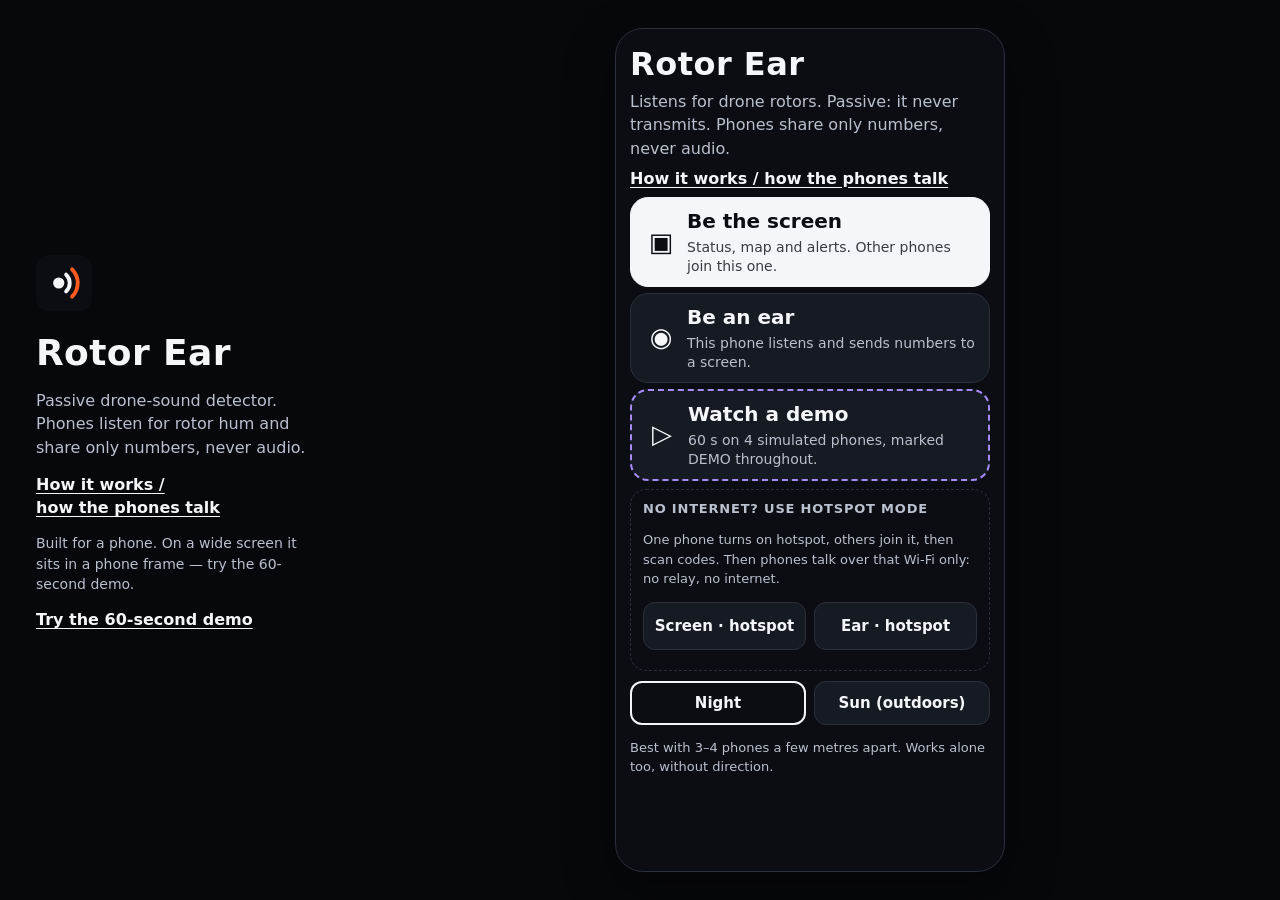
<file: index.html>
<!doctype html>
<html lang="en">
<head>
<meta charset="utf-8">
<meta name="viewport" content="width=device-width,initial-scale=1,viewport-fit=cover">
<meta name="theme-color" content="#0B0D12">
<meta name="description" content="Passive drone-sound detector. Phones listen for rotor hum and share only numbers, never audio.">
<meta property="og:title" content="Rotor Ear">
<meta property="og:description" content="Passive drone-sound detector. Phones listen for rotor hum and share only numbers, never audio.">
<meta property="og:type" content="website">
<meta property="og:url" content="https://bharath-bat.github.io/rotor-ear/">
<meta property="og:image" content="https://bharath-bat.github.io/rotor-ear/og.png">
<meta name="twitter:card" content="summary_large_image">
<meta name="twitter:title" content="Rotor Ear">
<meta name="twitter:description" content="Passive drone-sound detector. Phones listen for rotor hum and share only numbers, never audio.">
<meta name="twitter:image" content="https://bharath-bat.github.io/rotor-ear/og.png">
<title>Rotor Ear</title>
<link rel="icon" href="favicon.svg" type="image/svg+xml">
<link rel="icon" href="favicon.png" type="image/png" sizes="32x32">
<link rel="apple-touch-icon" href="apple-touch-icon.png">
<link rel="stylesheet" href="watch.css">
</head>
<body>
<aside id="desk">
  <div class="desk-mark" aria-hidden="true"><img src="favicon.svg" alt=""></div>
  <h1>Rotor Ear</h1>
  <p>Passive drone-sound detector. Phones listen for rotor hum and share only numbers, never audio.</p>
  <p><a href="#docs" data-go="docs">How it works /<br>how the phones talk</a></p>
  <p class="desk-note">Built for a phone. On a wide screen it sits in a phone frame — try the 60-second demo.</p>
  <p><a href="#demo" data-go="demo">Try the 60-second demo</a></p>
</aside>
<div id="stage">
<!-- One app, one link. Modes: #screen (watch post), #ear (listening phone), #demo (simulated). ?room=… joins as an ear. -->
<section id="home" class="mode" hidden>
  <h1 class="brand">Rotor Ear</h1>
  <p class="lead">Listens for drone rotors. Passive: it never transmits. Phones share only numbers, never audio.</p>
  <p class="how"><a href="#docs" data-go="docs">How it works / how the phones talk</a></p>
  <button class="choice" data-go="screen"><i aria-hidden="true">▣</i><span><b>Be the screen</b><small>Status, map and alerts. Other phones join this one.</small></span></button>
  <button class="choice" data-go="ear"><i aria-hidden="true">◉</i><span><b>Be an ear</b><small>This phone listens and sends numbers to a screen.</small></span></button>
  <button class="choice demo" data-go="demo"><i aria-hidden="true">▷</i><span><b>Watch a demo</b><small>60 s on 4 simulated phones, marked DEMO throughout.</small></span></button>
  <div class="hotspot" id="homeHot">
    <div class="k">No internet? Use hotspot mode</div>
    <p class="note">One phone turns on hotspot, others join it, then scan codes. Then phones talk over that Wi-Fi only: no relay, no internet.</p>
    <div class="trow"><button class="btn" data-go="screen&amp;net=hotspot">Screen · hotspot</button><button class="btn" data-go="ear&amp;net=hotspot">Ear · hotspot</button></div>
  </div>
  <div class="seg"><button data-theme="dark">Night</button><button data-theme="sun">Sun (outdoors)</button></div>
  <p class="note">Best with 3–4 phones a few metres apart. Works alone too, without direction.</p>
</section>


<!-- in-app docs: how it works / how the phones talk -->
<section id="docs" class="mode" hidden>
  <div class="mhead"><button class="modes" data-go="home">‹ Modes</button><span>How it works</span></div>
  <h1 class="brand">How it works</h1>
  <p class="lead">Rotor Ear is a listen-only detector. It uses a phone’s microphone to look for a steady rotor hum and its overtones. It never transmits, and phones never send audio to each other or anywhere else.</p>

  <h2>How the phones talk</h2>
  <p>One phone is the <b>screen</b> (the map and alerts). The others are <b>ears</b> (they listen). About eight times a second an ear sends only numbers: a rotor score, pitch, loudness, and the times of envelope peaks. Never a recording.</p>
  <p>When every ear can reach the screen, it talks to the screen directly. If an ear loses that link, it keeps reporting <b>through a neighbour ear</b> that still has one — as many hops as it takes, up to six. What it sends through others is <b>sealed</b> (encrypted and authenticated) for the screen, so the phones in between carry it but cannot read or change it.</p>
  <p>If no neighbour can reach the screen either, the ear keeps listening, queues the numbers, and catches up when a path comes back.</p>
  <p>With no internet, use <b>hotspot mode</b>: one phone turns on a hotspot, the others join it, then they pair by scanning codes. After that they talk only over that Wi-Fi — no relay server.</p>
  <p>In the 60-second demo, four simulated phones run this same code. <b>Cut a link</b> on the map breaks a path; you should see the route move (for example “Ear C via B, 2 hops · sealed”) and then heal.</p>

  <h2>What you will see</h2>
  <p>A harmonic hum is held for a moment (<b>Checking</b>) before it can become a <b>DRONE</b>. Fans, mains hum and similar sounds are labelled <b>Not a drone</b> and ignored. With several phones, the screen estimates a position from loudness and arrival times, and a rough height when the layout allows it. Tight swarms and one phone alone cannot give a precise direction.</p>

  <h2>Honest limits</h2>
  <p>Timing between phones is only as good as each microphone’s unknown latency — often metres, not centimetres, until you calibrate with a clap. Fingerprints and “same drone again?” tags were tuned on synthetic sound; drones of one model can sound alike. Height is a fit, not a measurement, and is often “unknown”. This is a prototype you can try on real phones, not a fielded defence system.</p>
  <p class="note"><a href="README.md">Full notes and test list (README)</a></p>
</section>

<!-- ear: a listening phone in a room -->
<section id="ear" class="mode" hidden>
  <div class="mhead"><button class="modes" data-go="home">‹ Modes</button><span id="roomTag">Be an ear</span></div>
  <div id="earJoin">
    <p class="lead">Enter the room code from the screen phone (Phones → Create a room), or open its join link.</p>
    <div class="trow"><input id="joinCode" placeholder="room code, e.g. ab12" maxlength="12" autocapitalize="off" autocomplete="off"><button class="btn" id="joinBtn">Join</button></div>
    <p class="note">No screen yet? Pick <a href="#screen">Be the screen</a> on another phone first.</p>
    <button class="btn linkbtn" data-go="ear&amp;net=hotspot">No internet? Use hotspot mode</button>
  </div>
  <!-- hotspot mode: pair with the screen by QR code, no relay -->
  <div id="earHot" hidden>
    <div class="k">Hotspot mode · no internet</div>
    <p class="note hint">One phone turns on hotspot, others join it, then scan codes.</p>
    <ol class="steps"><li>Join the hotspot's Wi-Fi.</li><li>On the screen: Phones → Add an ear. Scan its code here.</li><li>Show this phone's code to the screen.</li></ol>
    <video id="eCam" playsinline muted hidden></video>
    <button class="btn big" id="eScan">Scan the screen's code</button>
    <div class="trow"><input id="eOff" placeholder="or paste the screen's code" autocapitalize="off" autocomplete="off"><button class="btn" id="eOk">Next</button></div>
    <div id="eAns" hidden>
      <canvas id="eQR" class="qr"></canvas>
      <div class="trow"><input id="eCode" readonly><button class="btn" id="eCopy">Copy</button></div>
    </div>
    <div class="msg" id="eMsg"></div>
  </div>
  <div id="node" hidden>
    <!-- camera confirm: the screen asks the ear nearest the drone to look; the clip stays on this phone -->
    <div id="look" hidden>
      <div class="lhead"><b>Look this way</b><small id="lookCls"></small></div>
      <div class="lbody"><div id="lookArrow" aria-hidden="true">↑</div><div><div id="lookWords"></div><button class="btn" id="lookCompass" hidden>Use compass</button></div></div>
      <button class="btn big" id="lookRec">Record 10 s with the rear camera</button>
      <small class="note">Video only, no sound. Saved on this phone only, never uploaded. This phone checks the clip for bird or drone; the screen just learns "clip saved" and the verdict.</small>
    </div>
    <div id="rec" hidden><video id="recVid" playsinline muted autoplay></video><canvas id="recBox"></canvas><div id="recBob">Bird or Bot · looking for the moving thing…</div><div class="recbar"><b id="recT">REC 0:10</b><button class="btn" id="recStop">Stop</button></div></div>
    <!-- Bird or Bot: this phone's verdict on the clip (motion + sound + optional image check); only the numbers go to the screen -->
    <div id="bob" class="card" hidden></div>
    <div id="nBanner" class="banner ready"><b class="w">⊖ READY</b><small>tap Start listening</small></div>
    <div class="nstatus" id="nStatus">not connected</div>
    <button class="btn" id="nPair" hidden>Pair again with the screen (this phone keeps listening and catches up)</button>
    <div class="stats3">
      <div class="card"><div class="k">Rotor score</div><div class="v" id="nConf">0</div><div class="meter"><i id="nMeter"></i></div></div>
      <div class="card"><div class="k">Pitch</div><div class="v"><span id="nF0">—</span><u>Hz</u></div></div>
      <div class="card"><div class="k">Band energy</div><div class="v"><span id="nE">—</span><u>dB</u></div></div>
    </div>
    <div class="specbox"><canvas id="nSpec"></canvas></div>
    <div class="nstatus" id="nRange"></div>
    <!-- field kit: label what was just heard; the fingerprint numbers + label feed Teach here and the room's library -->
    <div id="label" class="card" hidden>
      <div class="lbhead"><b>Label this sound</b><small id="lbWhen"></small></div>
      <div class="chips" id="lbChips"><button data-t="quad">Quadcopter</button><button data-t="fixed">Fixed-wing</button><button data-t="micro">Micro drone</button><button data-t="notdrone">Not a drone</button><button data-t="other">Other…</button></div>
      <input id="lbText" maxlength="60" placeholder="Other: what was it? (counts as not a drone)" hidden>
      <input id="lbNote" maxlength="200" placeholder="Notes (optional, stay on this phone)">
      <label class="chk"><input type="checkbox" id="lbKeep"><span>also keep 5 s of sound on this phone (never sent)</span></label>
      <button class="btn big" id="lbSave" disabled>Save label</button>
      <div class="msg" id="lbMsg"></div>
    </div>
    <button class="btn big" id="nStart">Start listening</button>
    <div id="nErr" class="err"></div>
    <div class="card">
      <label class="chk"><input type="checkbox" id="nSim"><span><b>Simulate</b> a drone (no real drone needed)</span></label>
      <div class="simrow"><span>virtual distance</span><input type="range" id="nDist" min="1" max="60" step="0.5" value="5"><b id="nDistV">5 m</b></div>
      <label class="chk"><input type="checkbox" id="nSimSpk"><span>play the simulated drone through the speaker</span></label>
    </div>
    <div class="trow"><span class="k">Name</span><input id="nName" maxlength="10" placeholder="e.g. Gate"></div>
    <label class="chk"><input type="checkbox" id="nGeo"><span><b>Share GPS</b> position with the screen (latitude/longitude numbers only)</span></label>
    <div class="nstatus" id="nGeoS"></div>
    <p class="note">Sends ~8×/sec: rotor score, pitch (Hz), band energy (dB), background noise and envelope-peak times. Never audio. Listen-only.</p>
    <div class="k">Labelled sounds on this phone <span id="lbN"></span></div>
    <div class="list" id="lbList"></div>
    <div class="tbtns"><button class="btn" id="lbExport">Export</button><button class="btn" id="lbImport">Import</button><input type="file" id="lbImportFile" accept="application/json,.json" hidden></div>
    <div class="msg" id="lbLMsg"></div>
    <p class="note">Labels tune this phone's fingerprint (same as Teach). The screen gets the six numbers and the label only: never the sound, never your notes. Export / import uses the Teach file format (your own export keeps your notes).</p>
  </div>
  <div id="earLog">
    <div class="k">This phone's log</div>
    <div id="eLogList" class="llist"></div>
  </div>
</section>

<!-- demo with a room (#demo&room=…, old mesh/sim.html links): simulated phones that report to that room's screen over the relay -->
<section id="simv" class="mode" hidden>
  <div class="mhead"><button class="modes" data-go="home">‹ Modes</button><span id="sRoomTag"></span></div>
  <div id="sStripe" class="stripe"><span>DEMO · simulated phones · not real detections</span></div>
  <p class="note">Virtual phones in this page hear a synthetic drone through a real sound delay (distance ÷ 343 m/s), at loudness ∝ 1/distance², plus noise. Each runs the real detector and reports to the room's screen over the relay, like a phone.</p>
  <div class="card">
    <div class="simrow"><span>phones</span><select id="sN"><option>3</option><option selected>4</option></select>
      <span>path</span><select id="sPath"><option value="circle">circle</option><option value="eight">figure-8</option><option value="line">fly-by line</option><option value="hover">hover</option><option value="two">two drones crossing</option></select></div>
    <div class="simrow"><span>speed</span><input type="range" id="sSpeed" min="0.2" max="3" step="0.1" value="1"><span>height</span><input type="range" id="sAlt" min="0" max="10" step="0.5" value="1.5"><b id="sAltV">1.5 m</b></div>
    <div class="simrow"><span>clocks off by</span><select id="sOff"><option value="0">0 ms</option><option value="400" selected>±400 ms</option><option value="3000">±3 s</option></select></div>
    <div class="simrow"><span>timing jitter</span><input type="range" id="sJit" min="0" max="20" step="0.5" value="1"><b id="sJitV">1 ms</b></div>
    <div class="simrow"><span>mic latency spread</span><select id="sBias"><option value="0" selected>0 ms</option><option value="2">σ 2 ms</option><option value="10">σ 10 ms</option><option value="30">σ 30 ms</option></select></div>
    <div class="simrow"><span>mic gain spread</span><select id="sGain"><option value="0" selected>0 dB</option><option value="4">σ 4 dB</option><option value="8">σ 8 dB</option></select></div>
  </div>
  <button class="btn big" id="sStart">Start simulation</button>
  <a class="btn wide" id="sMap" target="_blank">Open this room's screen</a>
  <div class="simrow" id="claps" hidden><span>clap next to</span><button class="btn" id="clapA">A</button><button class="btn" id="clapB">B</button><button class="btn" id="clapC">C</button><button class="btn" id="clapD">D</button></div>
  <div class="nstatus" id="sStatus"></div>
  <div id="sNodes" class="nodes"></div>
  <p class="note">Phones at A (0,0) · B (6,0) · C (6,6) · D (0,6) m. The screen's clock sync removes clock offsets; its clap calibration (Phones → Calibrate, then the clap buttons here) removes latency and gain spread. Jitter stays.</p>
</section>

<main id="app" hidden>
  <!-- status block: shape + state word, class line, where, agreement, sound pill -->
  <header id="status" class="ready" aria-live="polite">
    <div id="demoStripe"><span>DEMO · simulated drone · not a real detection</span></div>
    <div class="srow"><i id="stIcon" aria-hidden="true">⊖</i><h1 id="stWord">READY</h1><button id="more" aria-label="More: theme, sound, demo">•••</button></div>
    <div id="stCls">Not listening · tap Listen to start</div>
    <div id="stWhere"></div>
    <div id="stSub"></div>
    <div id="stBob" hidden></div>
    <button id="stTag" hidden></button>
    <div id="stTrip" hidden></div>
    <div id="stNet" hidden></div>
    <div id="stDrones"></div>
    <div class="srow2"><button id="pill" hidden>Sound: ON</button><div id="stProg" hidden><i></i></div><span id="stNote"></span></div>
  </header>

  <section id="mapbox">
    <div id="geomap" hidden></div>
    <canvas id="map"></canvas>
    <div id="replayBar" hidden><span id="replayT"></span><button id="replayX" aria-label="Stop replay">✕</button></div>
    <div id="mapTag">MAP · this phone only until others join</div>
    <div id="mapInfo"></div>
    <div id="handoff" hidden></div>
    <div id="mapTools">
    <button id="tripBtn" aria-label="Tripwire lines">Tripwire</button>
    <button id="cutBtn" hidden aria-label="Cut a link between phones (demo)">✂ Cut a link</button>
    </div>
    <div id="tripDraw" hidden><span id="tripDrawT">Tap one end of the tripwire on the map</span><button id="tripCancel">Cancel</button></div>
    <div id="side" hidden><canvas></canvas><span id="sideT"></span></div>
    <button id="addPhones" hidden><b>+ Add phones for a position</b><small>opens the Phones sheet</small></button>
    <div id="endCard" hidden><b>That was the demo.</b><span>4 phones · no audio leaves the phones</span>
      <button id="endPhones">Try it with your friends' phones →</button><button id="endReplay">Replay demo</button></div>
  </section>

  <div id="peek" role="button" tabindex="0" aria-label="Open Details">
    <span class="pt"><b id="peekT">Details ˄</b><small id="peekS">log · why · fingerprint · flight</small></span>
    <canvas id="spec" aria-hidden="true"></canvas>
    <button id="itWas" hidden>It was a drone</button>
  </div>

  <button id="tryDemo"><span><b>▷ Try a 60-second demo</b><small>4 simulated phones · marked DEMO the whole time</small></span><i>›</i></button>
  <div id="actions" hidden><button id="act1"></button><button id="act2" class="primary"></button></div>

  <nav id="bar">
    <button id="tabPhones"><b>Phones</b><small id="phonesN">add phones</small></button>
    <button id="start" class="primary"><b id="startT">▶ Listen</b><small id="startS">tap once · sound on too</small></button>
    <button id="tabTeach"><b>Teach</b><small id="teachN">0 samples</small></button>
  </nav>

  <!-- Teach sheet -->
  <section class="sheet" id="teach" hidden>
    <div class="grab"></div>
    <div class="shead"><h2>Teach</h2><small>record real sounds to tune the fingerprint</small></div>
    <div class="trow">
      <select id="tTag"></select>
      <button class="rec" id="tRec">● Record 5 s</button>
    </div>
    <div class="prog"><i id="tProg"></i></div>
    <div class="msg" id="tMsg">Play the sound near the mic (a real drone, or a drone video played aloud), pick what it is, then record.</div>
    <label class="chk"><input type="checkbox" id="tKeep"> keep the clip on this phone for playback</label>
    <label class="chk"><input type="checkbox" id="tUse" checked> <b>Use my samples</b>&nbsp;in the fingerprint</label>
    <div class="counts" id="tCounts"></div>
    <div class="tbtns">
      <button class="btn" id="tExport">Export</button>
      <button class="btn" id="tImport">Import</button>
      <button class="btn" id="tReset">Reset</button>
      <input type="file" id="tImportFile" accept="application/json,.json">
    </div>
    <div class="list" id="tList"></div>
    <div class="k">Try it without a drone</div>
    <div class="tbtns">
      <button class="btn" id="test">Test sound</button>
      <button class="btn" id="fileBtn">Analyse file</button>
      <input type="file" id="file" accept="audio/*">
    </div>
    <label class="chk"><input type="checkbox" id="toSpk" checked> play test sound / file through the speaker</label>
    <label class="chk"><input type="checkbox" id="toAna" checked> feed test sound / file straight into the detector</label>
    <div class="k">Session library · labels from ears <span id="libN"></span></div>
    <div class="list" id="libList"></div>
    <div class="tbtns"><button class="btn" id="libAdd">Add all to Teach</button><button class="btn" id="libExport">Export</button></div>
    <p class="note">Ears in this room send the six fingerprint numbers and the label of each sound they label. Never audio, never notes. Kept on this screen per room.</p>
    <p class="note">Only the six fingerprint numbers are saved, on this device. Clips (if kept) stay in this browser and are never uploaded or exported.</p>
    <button class="done" data-close>Done</button>
  </section>

  <!-- Details sheet: the only place with a number for "how sure" -->
  <section class="sheet" id="details" hidden>
    <div class="grab"></div>
    <div class="shead"><h2>Details</h2></div>
    <div class="k" id="dWhyK">Why we think so</div>
    <p id="dReason"></p>
    <div id="dBars"></div>
    <ul id="dWhy"></ul>
    <div class="score"><span><b>Match score</b><small id="dScoreS">how close to a class template · not accuracy</small></span><em id="dScore">—</em></div>
    <div class="k">Flight</div>
    <div class="flight"><b id="flState">—</b><canvas id="spark"></canvas><label>blades <select id="flBlades"><option>1</option><option>2</option><option>3</option><option>4</option><option>5</option><option>6</option></select></label></div>
    <div class="k">Fingerprint · spectrogram</div>
    <div class="fprow"><div class="hex"><canvas id="fpRadar" width="240" height="240"></canvas><div id="fpLbl">fingerprint</div></div>
      <div class="specbig"><canvas id="spec2" width="540" height="300"></canvas><div class="axis" id="axis"></div></div></div>
    <div class="k">Incident log · latest</div>
    <div id="tlList"></div>
    <button class="btn wide" id="openLog">All incidents · replay · export · report ›</button>
    <label class="chk toggle"><span>Show workings (bearing lines, error vs true)</span><input type="checkbox" id="workings"></label>
    <button class="done" data-close>Done</button>
  </section>

  <!-- Phones sheet: room + clap calibration -->
  <section class="sheet" id="phones" hidden>
    <div class="grab"></div>
    <div class="shead"><h2>Phones</h2><small id="pStatus">this phone only</small></div>
    <div id="pNone">
      <p class="note">This phone becomes the map. Other phones open a link and listen; they send only numbers (confidence, pitch, loudness, envelope-peak times). Never audio.</p>
      <button class="btn big" id="pCreate">Create a room</button>
      <div class="trow"><input id="pCode" placeholder="or join room code" maxlength="12" autocapitalize="off"><button class="btn" id="pJoin">Join</button></div>
      <button class="btn linkbtn" id="pHotGo">No internet? Use hotspot mode</button>
    </div>
    <div id="pHot" hidden>
      <div class="k">Hotspot mode · no internet</div>
      <p class="note hint">One phone turns on hotspot, others join it, then scan codes.</p>
      <button class="btn big" id="hAdd">Add an ear</button>
      <div id="hOffer" hidden>
        <canvas id="hQR" class="qr"></canvas>
        <div class="trow"><input id="hCode" readonly><button class="btn" id="hCopy">Copy</button></div>
        <video id="hCam" playsinline muted hidden></video>
        <button class="btn big" id="hScan">Scan the ear's code</button>
        <div class="trow"><input id="hAns" placeholder="or paste the ear's code" autocapitalize="off" autocomplete="off"><button class="btn" id="hOk">Connect</button></div>
      </div>
      <div class="msg" id="hMsg"></div>
    </div>
    <div id="pRoom" hidden>
      <div class="k">Open this on each listening phone · room <b id="pRoomCode"></b></div>
      <div class="trow"><input id="pLink" readonly><button class="btn" id="pCopy">Copy</button></div>
    </div>
    <div id="cal">
      <div class="k">Timing calibration · vs the average phone <span id="cState"></span></div>
      <div id="cTable"></div>
      <p class="note" id="cLegend">bar = timing residual · good under 3 ms · fair under 6 ms · redo above. Drag pins on the map to where the phones really are.</p>
      <div class="next"><b id="cNext">Calibrate: clap next to each phone in turn</b><select id="cMode" aria-label="calibration mode"><option value="full">mode: each phone</option><option value="quick">mode: one clap</option></select><select id="cSpot" hidden aria-label="phone to clap at"></select></div>
      <div class="msg" id="cMsg"></div>
      <button class="primary bigbtn" id="cStart"><b>Clap now</b><small>3 · 2 · 1 countdown, then clap once</small></button>
      <div class="tbtns"><button class="btn" id="cClick">Click from this phone</button><button class="btn" id="cSim" hidden>Simulate clap</button><button class="btn" id="cClear">Clear</button></div>
    </div>
    <div class="k">Coverage</div>
    <label class="chk toggle"><span>Coverage circles: how far each phone can hear a drone</span><input type="checkbox" id="covOn"></label>
    <p class="note" id="covNote"></p>
    <div class="k">Street map</div>
    <label class="chk toggle"><span>Street map under the plan (OpenStreetMap)</span><input type="checkbox" id="geoMap"></label>
    <label class="chk toggle"><span>Share this phone's GPS position</span><input type="checkbox" id="geoMe"></label>
    <p class="note" id="geoMsg">Ears can share their GPS too (an opt-in on each phone). Only latitude and longitude numbers go to this screen. GPS only anchors and turns the plan: the pins keep their metre positions.</p>
    <div class="k">Linked watch posts <span id="lkState"></span></div>
    <p class="note">Link this screen with other posts' screens by one code. Posts share only track numbers: drone id, position, class, pitch, time. Never audio, never phone data.</p>
    <div class="trow"><input id="lkCode" placeholder="link code" maxlength="12" autocapitalize="off"><input id="lkName" placeholder="this post's name" maxlength="16"><button class="btn" id="lkGo">Link</button></div>
    <div class="k">Where this post sits, when there's no GPS · metres and degrees in a plan all posts agree on</div>
    <div class="trow lkf"><label>East m<input id="lkE" type="number" step="1" value="0"></label><label>North m<input id="lkN" type="number" step="1" value="0"></label><label>Turn °<input id="lkR" type="number" step="5" value="0"></label></div>
    <p class="note" id="lkMsg"></p>
    <div class="tbtns"><button class="btn" id="pShare">Share join link</button><button class="btn done2" data-close>Done</button></div>
    <button class="btn" id="pLeave" hidden>Leave room</button>
  </section>

  <!-- Log sheet: every episode, stored on this phone only -->
  <section class="sheet" id="logS" hidden>
    <div class="grab"></div>
    <div class="shead"><h2>Incident log</h2><small id="logN"></small></div>
    <p class="note">Saved on this phone only. Tap an incident to replay its track on the map.</p>
    <div id="logList" class="llist"></div>
    <div class="tbtns"><button class="btn" id="lExport">Export JSON</button><button class="btn" id="lReport">Printable report</button></div>
    <button class="btn wide" id="lClear">Clear all…</button>
    <button class="done" data-close>Done</button>
  </section>

  <!-- Tripwire sheet: lines on the map; a track crossing one alerts, with its direction -->
  <section class="sheet" id="tripS" hidden>
    <div class="grab"></div>
    <div class="shead"><h2>Tripwire</h2><small id="tripN"></small></div>
    <label class="chk toggle"><span><b>Alert only on tripwire crossing</b><br><small>a drone is still shown, but it flashes and beeps only when it crosses a line</small></span><input type="checkbox" id="tripOnly"></label>
    <div class="list" id="tripList"></div>
    <div class="tbtns"><button class="btn" id="tripAdd">+ Draw a line</button><button class="btn" id="tripDemo" hidden>Add the demo line</button></div>
    <p class="note">Tap two points on the map. "In" is the side the phones were on when you drew it (Flip changes it). Saved on this phone, per room; the demo has its own lines. A crossing logs where, which way and when. Only positions the phones already worked out are used.</p>
    <button class="done" data-close>Done</button>
  </section>

  <!-- Drone tags sheet: "Same drone again?" voiceprints, on this phone only -->
  <section class="sheet" id="tagsS" hidden>
    <div class="grab"></div>
    <div class="shead"><h2>Drone tags</h2><small id="tagN"></small></div>
    <p class="note">Each drone gets a voiceprint from numbers the phones already measure: its rotor pitch and the six fingerprint values. A new drone is matched against these. 80%+ = seen before, 60–79% = possible match (not sure), below = a new tag. Drones of one model can sound alike; a throttle change shifts the pitch. Saved on this phone only; never audio.</p>
    <div class="list" id="tagList"></div>
    <button class="done" data-close>Done</button>
  </section>

  <!-- More sheet (•••): theme, sound, demo, device notes -->
  <section class="sheet" id="moreS" hidden>
    <div class="grab"></div>
    <div class="shead"><h2>More</h2></div>
    <div class="k">Theme</div>
    <div class="seg"><button data-theme="dark">Night</button><button data-theme="sun">Sun (outdoors)</button></div>
    <div class="k">Sound</div>
    <div class="tbtns"><button class="btn" id="mMute">Mute 5 min</button><button class="btn" id="mTest">Test alert</button></div>
    <div class="k">Demo</div>
    <div class="tbtns"><button class="btn" id="mDemo">60-second demo</button><button class="btn" id="mDemo2">Two drones crossing</button></div>
    <div class="k">Log</div>
    <button class="btn wide" id="mLog">Incident log</button>
    <div class="tbtns"><button class="btn" id="mTags">Drone tags</button><button class="btn" id="mTrip">Tripwire lines</button></div>
    <div class="k">Mode</div>
    <button class="btn wide" data-go="home">Switch mode · screen / ear / demo</button>
    <div class="k">Hotspot</div>
    <p class="note">No internet? One phone turns on hotspot, others join it, then scan codes. Then phones talk over that Wi-Fi only: no relay, no internet.</p>
    <div class="trow"><button class="btn" data-go="screen&amp;net=hotspot">Screen · hotspot</button><button class="btn" data-go="ear&amp;net=hotspot">Ear · hotspot</button></div>
    <div class="k">This device</div>
    <div id="devNotes" class="note">Notes appear once you start listening.</div>
    <button class="done" data-close>Done</button>
  </section>
</main>
<button id="tapStart" hidden>▷ Tap to start</button>
</div><!-- #stage -->
<script src="app.js"></script>
<script src="detector.js"></script>
<script src="mesh/peerjs.min.js"></script>
<script src="mesh/seal.js"></script>
<script src="mesh/core.js"></script>
<script src="mesh/hotspot.js"></script>
<script src="reid.js"></script>
<script src="tripwire.js"></script>
<script src="log.js"></script>
<script src="samples.js"></script>
<script src="bird.js"></script>
<script src="watch.js"></script>
<script src="ear.js"></script>
</body>
</html>
</file>
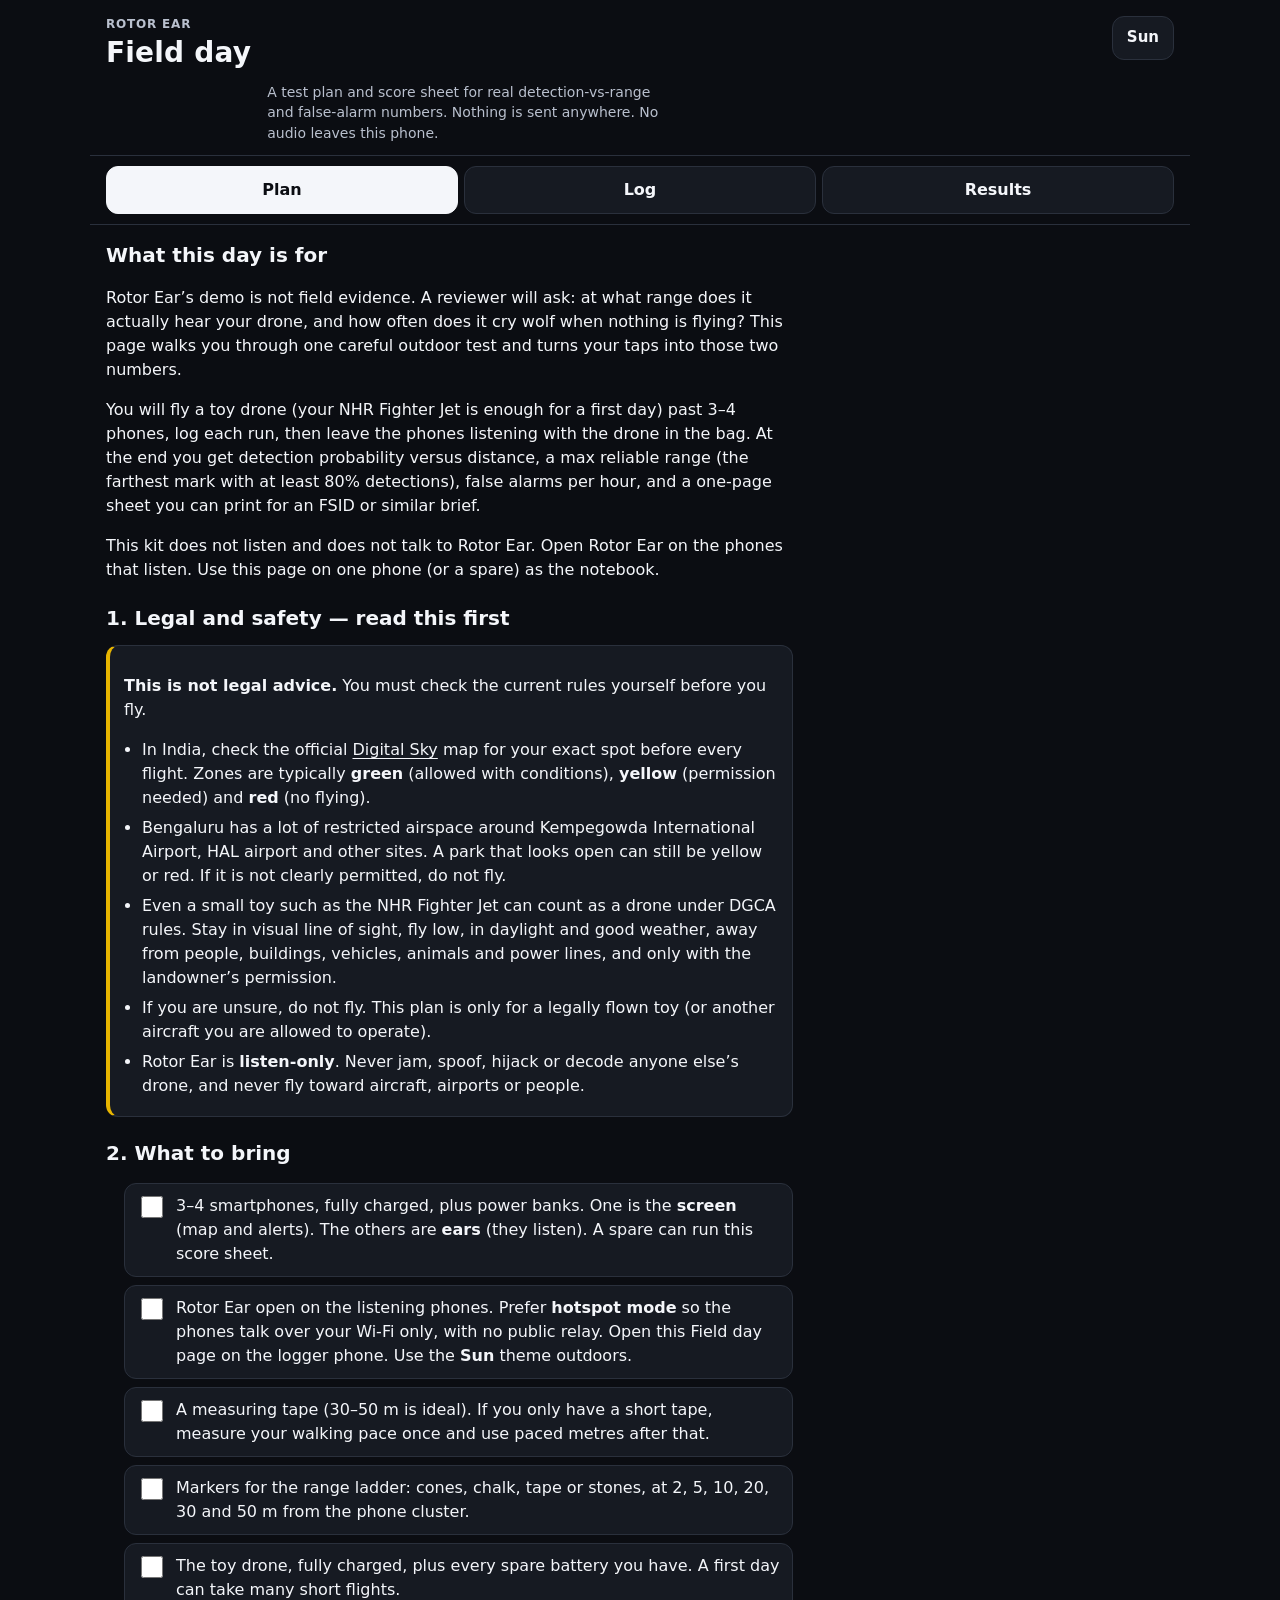
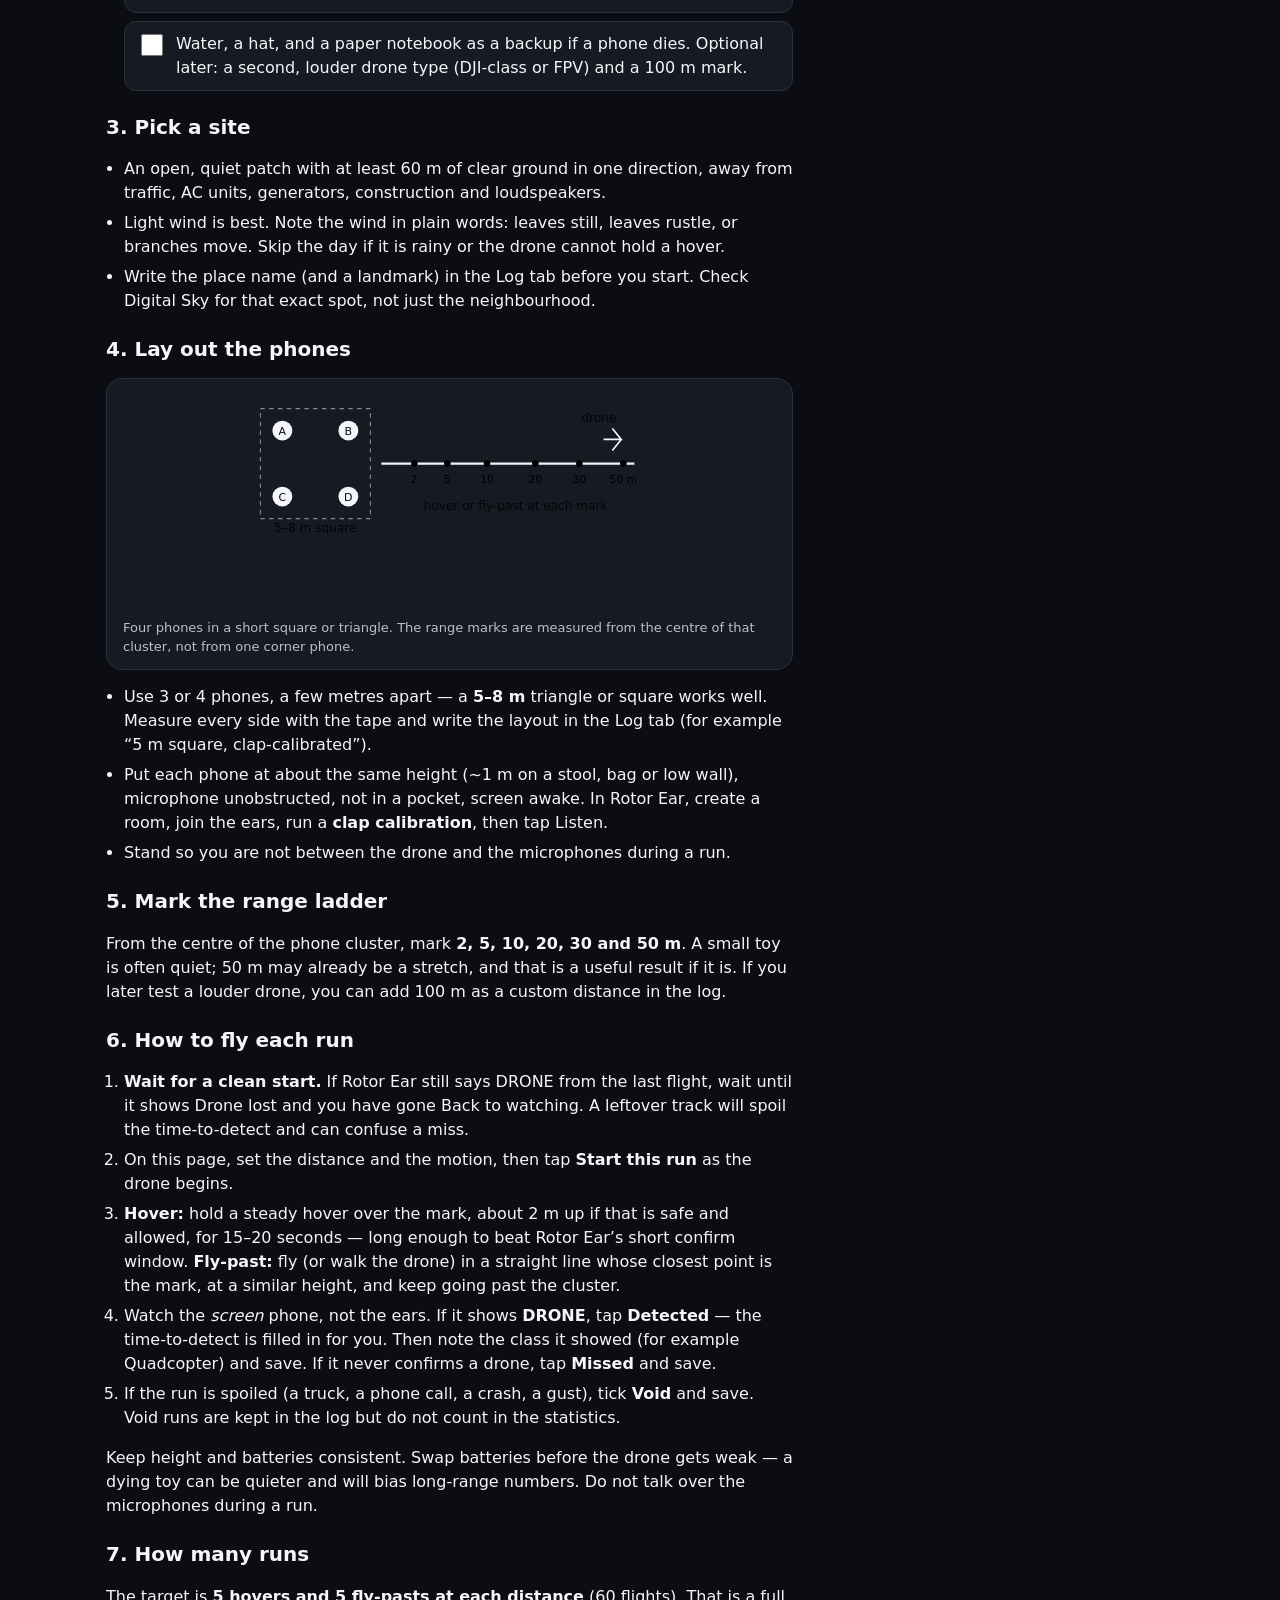
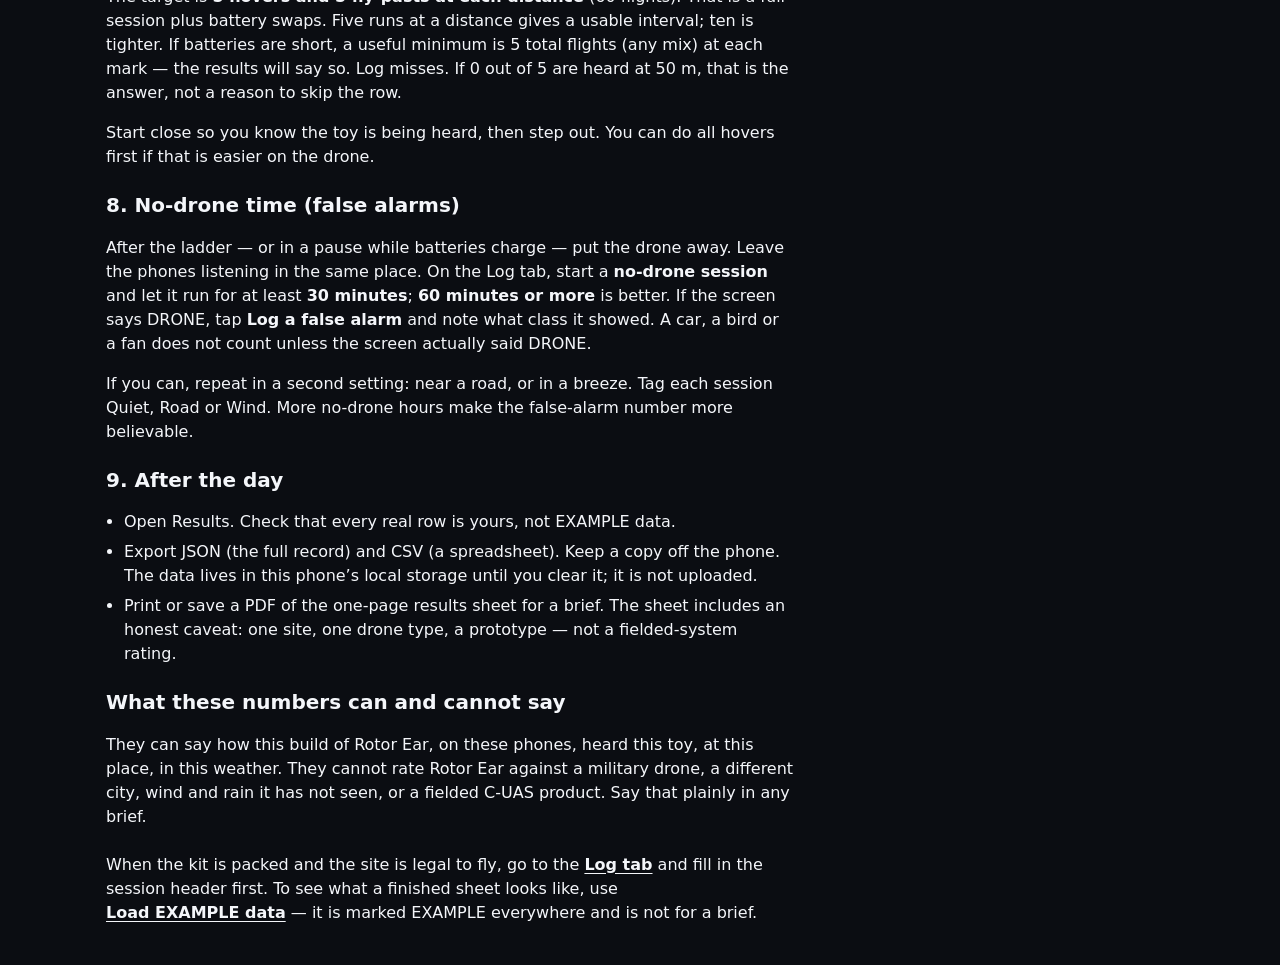
<file: field/index.html>
<!doctype html>
<html lang="en">
<head>
<meta charset="utf-8">
<meta name="viewport" content="width=device-width,initial-scale=1,viewport-fit=cover">
<meta name="theme-color" content="#0B0D12">
<meta name="description" content="Rotor Ear field-day kit: a beginner test plan, live score sheet, and detection-versus-range results. Everything stays on this phone. No audio leaves the device.">
<title>Rotor Ear · Field day</title>
<link rel="icon" href="data:image/svg+xml,%3Csvg xmlns='http://www.w3.org/2000/svg' viewBox='0 0 32 32'%3E%3Crect width='32' height='32' rx='8' fill='%230B0D12'/%3E%3Ccircle cx='16' cy='16' r='10' fill='none' stroke='%23FF5A1F' stroke-width='2'/%3E%3Ccircle cx='16' cy='16' r='5' fill='none' stroke='%23F4F6FA' stroke-width='2'/%3E%3Ccircle cx='16' cy='16' r='2' fill='%23FF5A1F'/%3E%3C/svg%3E">
<link rel="stylesheet" href="field.css">
</head>
<body>
<div id="exampleBanner" hidden role="status">
  <strong>EXAMPLE data</strong> — not a real field day. Do not put these numbers in a brief.
  <button type="button" class="banner-btn" id="btnClearExample">Clear EXAMPLE data</button>
</div>

<header class="top">
  <div class="brand-block">
    <p class="kicker">Rotor Ear</p>
    <h1>Field day</h1>
  </div>
  <button type="button" id="btnTheme" class="icon-btn" aria-label="Switch to Sun theme">Sun</button>
  <p class="tagline">A test plan and score sheet for real detection-vs-range and false-alarm numbers. Nothing is sent anywhere. No audio leaves this phone.</p>
</header>

<nav class="tabs" aria-label="Field day sections">
  <button type="button" id="tab-plan" data-tab="plan" aria-current="page">Plan</button>
  <button type="button" id="tab-log" data-tab="log">Log</button>
  <button type="button" id="tab-results" data-tab="results">Results</button>
</nav>

<main>
<!-- ===================== PLAN ===================== -->
<section id="panel-plan" class="panel" data-panel="plan">
  <article class="plan-doc">
    <h2>What this day is for</h2>
    <p>Rotor Ear’s demo is not field evidence. A reviewer will ask: at what range does it actually hear your drone, and how often does it cry wolf when nothing is flying? This page walks you through one careful outdoor test and turns your taps into those two numbers.</p>
    <p>You will fly a toy drone (your NHR Fighter Jet is enough for a first day) past 3–4 phones, log each run, then leave the phones listening with the drone in the bag. At the end you get detection probability versus distance, a max reliable range (the farthest mark with at least 80% detections), false alarms per hour, and a one-page sheet you can print for an FSID or similar brief.</p>
    <p>This kit does not listen and does not talk to Rotor Ear. Open Rotor Ear on the phones that listen. Use this page on one phone (or a spare) as the notebook.</p>

    <h2>1. Legal and safety — read this first</h2>
    <div class="callout warn" role="note">
      <p><strong>This is not legal advice.</strong> You must check the current rules yourself before you fly.</p>
      <ul>
        <li>In India, check the official <a href="https://digitalsky.dgca.gov.in/" target="_blank" rel="noopener">Digital Sky</a> map for your exact spot before every flight. Zones are typically <strong>green</strong> (allowed with conditions), <strong>yellow</strong> (permission needed) and <strong>red</strong> (no flying).</li>
        <li>Bengaluru has a lot of restricted airspace around Kempegowda International Airport, HAL airport and other sites. A park that looks open can still be yellow or red. If it is not clearly permitted, do not fly.</li>
        <li>Even a small toy such as the NHR Fighter Jet can count as a drone under DGCA rules. Stay in visual line of sight, fly low, in daylight and good weather, away from people, buildings, vehicles, animals and power lines, and only with the landowner’s permission.</li>
        <li>If you are unsure, do not fly. This plan is only for a legally flown toy (or another aircraft you are allowed to operate).</li>
        <li>Rotor Ear is <strong>listen-only</strong>. Never jam, spoof, hijack or decode anyone else’s drone, and never fly toward aircraft, airports or people.</li>
      </ul>
    </div>

    <h2>2. What to bring</h2>
    <ul class="checks" data-check-group="kit">
      <li><label><input type="checkbox" data-check="phones"> <span>3–4 smartphones, fully charged, plus power banks. One is the <b>screen</b> (map and alerts). The others are <b>ears</b> (they listen). A spare can run this score sheet.</span></label></li>
      <li><label><input type="checkbox" data-check="apps"> <span>Rotor Ear open on the listening phones. Prefer <b>hotspot mode</b> so the phones talk over your Wi-Fi only, with no public relay. Open this Field day page on the logger phone. Use the <b>Sun</b> theme outdoors.</span></label></li>
      <li><label><input type="checkbox" data-check="tape"> <span>A measuring tape (30–50 m is ideal). If you only have a short tape, measure your walking pace once and use paced metres after that.</span></label></li>
      <li><label><input type="checkbox" data-check="marks"> <span>Markers for the range ladder: cones, chalk, tape or stones, at 2, 5, 10, 20, 30 and 50 m from the phone cluster.</span></label></li>
      <li><label><input type="checkbox" data-check="drone"> <span>The toy drone, fully charged, plus every spare battery you have. A first day can take many short flights.</span></label></li>
      <li><label><input type="checkbox" data-check="backup"> <span>Water, a hat, and a paper notebook as a backup if a phone dies. Optional later: a second, louder drone type (DJI-class or FPV) and a 100 m mark.</span></label></li>
    </ul>

    <h2>3. Pick a site</h2>
    <ul>
      <li>An open, quiet patch with at least 60 m of clear ground in one direction, away from traffic, AC units, generators, construction and loudspeakers.</li>
      <li>Light wind is best. Note the wind in plain words: leaves still, leaves rustle, or branches move. Skip the day if it is rainy or the drone cannot hold a hover.</li>
      <li>Write the place name (and a landmark) in the Log tab before you start. Check Digital Sky for that exact spot, not just the neighbourhood.</li>
    </ul>

    <h2>4. Lay out the phones</h2>
    <figure class="layout-fig">
      <svg viewBox="0 0 360 200" role="img" aria-labelledby="layoutTitle layoutDesc">
        <title id="layoutTitle">Phone layout and range ladder</title>
        <desc id="layoutDesc">Four phones in a 5 to 8 metre square. A tape line runs out from the cluster with marks at 2, 5, 10, 20, 30 and 50 metres, where the drone will hover or fly past.</desc>
        <rect x="8" y="16" width="100" height="100" fill="none" stroke="currentColor" stroke-dasharray="4 4" opacity=".5"/>
        <circle cx="28" cy="36" r="9" fill="var(--ink)"/><text x="28" y="40" text-anchor="middle" font-size="10" fill="var(--surface)">A</text>
        <circle cx="88" cy="36" r="9" fill="var(--ink)"/><text x="88" y="40" text-anchor="middle" font-size="10" fill="var(--surface)">B</text>
        <circle cx="28" cy="96" r="9" fill="var(--ink)"/><text x="28" y="100" text-anchor="middle" font-size="10" fill="var(--surface)">C</text>
        <circle cx="88" cy="96" r="9" fill="var(--ink)"/><text x="88" y="100" text-anchor="middle" font-size="10" fill="var(--surface)">D</text>
        <text x="58" y="128" text-anchor="middle" font-size="11" opacity=".8">5–8 m square</text>
        <line x1="118" y1="66" x2="348" y2="66" stroke="currentColor" stroke-width="2"/>
        <g font-size="10" text-anchor="middle">
          <circle cx="148" cy="66" r="3"/><text x="148" y="84">2</text>
          <circle cx="178" cy="66" r="3"/><text x="178" y="84">5</text>
          <circle cx="214" cy="66" r="3"/><text x="214" y="84">10</text>
          <circle cx="258" cy="66" r="3"/><text x="258" y="84">20</text>
          <circle cx="298" cy="66" r="3"/><text x="298" y="84">30</text>
          <circle cx="338" cy="66" r="3"/><text x="338" y="84">50 m</text>
        </g>
        <text x="240" y="108" text-anchor="middle" font-size="11" opacity=".8">hover or fly-past at each mark</text>
        <path d="M320 44h16l-8-10 8 10-8 10" fill="none" stroke="currentColor" stroke-width="1.5"/>
        <text x="300" y="28" font-size="11" opacity=".8">drone</text>
      </svg>
      <figcaption>Four phones in a short square or triangle. The range marks are measured from the centre of that cluster, not from one corner phone.</figcaption>
    </figure>
    <ul>
      <li>Use 3 or 4 phones, a few metres apart — a <strong>5–8 m</strong> triangle or square works well. Measure every side with the tape and write the layout in the Log tab (for example “5 m square, clap-calibrated”).</li>
      <li>Put each phone at about the same height (~1 m on a stool, bag or low wall), microphone unobstructed, not in a pocket, screen awake. In Rotor Ear, create a room, join the ears, run a <strong>clap calibration</strong>, then tap Listen.</li>
      <li>Stand so you are not between the drone and the microphones during a run.</li>
    </ul>

    <h2>5. Mark the range ladder</h2>
    <p>From the centre of the phone cluster, mark <strong>2, 5, 10, 20, 30 and 50 m</strong>. A small toy is often quiet; 50 m may already be a stretch, and that is a useful result if it is. If you later test a louder drone, you can add 100 m as a custom distance in the log.</p>

    <h2>6. How to fly each run</h2>
    <ol>
      <li><strong>Wait for a clean start.</strong> If Rotor Ear still says DRONE from the last flight, wait until it shows Drone lost and you have gone Back to watching. A leftover track will spoil the time-to-detect and can confuse a miss.</li>
      <li>On this page, set the distance and the motion, then tap <strong>Start this run</strong> as the drone begins.</li>
      <li><strong>Hover:</strong> hold a steady hover over the mark, about 2 m up if that is safe and allowed, for 15–20 seconds — long enough to beat Rotor Ear’s short confirm window. <strong>Fly-past:</strong> fly (or walk the drone) in a straight line whose closest point is the mark, at a similar height, and keep going past the cluster.</li>
      <li>Watch the <em>screen</em> phone, not the ears. If it shows <strong>DRONE</strong>, tap <strong>Detected</strong> — the time-to-detect is filled in for you. Then note the class it showed (for example Quadcopter) and save. If it never confirms a drone, tap <strong>Missed</strong> and save.</li>
      <li>If the run is spoiled (a truck, a phone call, a crash, a gust), tick <strong>Void</strong> and save. Void runs are kept in the log but do not count in the statistics.</li>
    </ol>
    <p>Keep height and batteries consistent. Swap batteries before the drone gets weak — a dying toy can be quieter and will bias long-range numbers. Do not talk over the microphones during a run.</p>

    <h2>7. How many runs</h2>
    <p>The target is <strong>5 hovers and 5 fly-pasts at each distance</strong> (60 flights). That is a full session plus battery swaps. Five runs at a distance gives a usable interval; ten is tighter. If batteries are short, a useful minimum is 5 total flights (any mix) at each mark — the results will say so. Log misses. If 0 out of 5 are heard at 50 m, that is the answer, not a reason to skip the row.</p>
    <p>Start close so you know the toy is being heard, then step out. You can do all hovers first if that is easier on the drone.</p>

    <h2>8. No-drone time (false alarms)</h2>
    <p>After the ladder — or in a pause while batteries charge — put the drone away. Leave the phones listening in the same place. On the Log tab, start a <strong>no-drone session</strong> and let it run for at least <strong>30 minutes</strong>; <strong>60 minutes or more</strong> is better. If the screen says DRONE, tap <strong>Log a false alarm</strong> and note what class it showed. A car, a bird or a fan does not count unless the screen actually said DRONE.</p>
    <p>If you can, repeat in a second setting: near a road, or in a breeze. Tag each session Quiet, Road or Wind. More no-drone hours make the false-alarm number more believable.</p>

    <h2>9. After the day</h2>
    <ul>
      <li>Open Results. Check that every real row is yours, not EXAMPLE data.</li>
      <li>Export JSON (the full record) and CSV (a spreadsheet). Keep a copy off the phone. The data lives in this phone’s local storage until you clear it; it is not uploaded.</li>
      <li>Print or save a PDF of the one-page results sheet for a brief. The sheet includes an honest caveat: one site, one drone type, a prototype — not a fielded-system rating.</li>
    </ul>

    <h2>What these numbers can and cannot say</h2>
    <p>They can say how this build of Rotor Ear, on these phones, heard this toy, at this place, in this weather. They cannot rate Rotor Ear against a military drone, a different city, wind and rain it has not seen, or a fielded C-UAS product. Say that plainly in any brief.</p>

    <p class="plan-cta">When the kit is packed and the site is legal to fly, go to the <button type="button" class="text-link" data-tab="log">Log tab</button> and fill in the session header first. To see what a finished sheet looks like, use <button type="button" class="text-link" id="btnLoadExamplePlan">Load EXAMPLE data</button> — it is marked EXAMPLE everywhere and is not for a brief.</p>
  </article>
</section>

<!-- ===================== LOG ===================== -->
<section id="panel-log" class="panel" data-panel="log" hidden>
  <div class="log-grid">
    <div class="col">
      <h2>Session</h2>
      <p class="hint">Fill this in once at the start. New runs pick up the drone and weather unless you change them on the run.</p>
      <form id="metaForm" class="card form" autocomplete="off">
        <label>Date <input id="metaDate" type="date" required></label>
        <label>Site <input id="metaSite" type="text" maxlength="120" placeholder="Park name, landmark, city"></label>
        <label>Phones
          <select id="metaPhones">
            <option value="1">1 (solo, no direction)</option>
            <option value="2">2</option>
            <option value="3">3</option>
            <option value="4" selected>4</option>
            <option value="5">5+</option>
          </select>
        </label>
        <label>Layout <input id="metaLayout" type="text" maxlength="160" placeholder="e.g. 5 m square, tape-measured, clap-calibrated"></label>
        <label>Default drone <input id="metaDrone" type="text" maxlength="80" placeholder="NHR Fighter Jet (toy)" value=""></label>
        <label>Weather / wind <input id="metaWeather" type="text" maxlength="160" placeholder="e.g. Clear, leaves rustle"></label>
        <label class="full">Notes <input id="metaNotes" type="text" maxlength="200" placeholder="Optional: permission, Digital Sky zone, height you will fly"></label>
      </form>

      <h2>Log a run</h2>
      <form id="runForm" class="card form" autocomplete="off">
        <input type="hidden" id="runId">
        <div class="field">
          <span class="lbl">Distance</span>
          <div class="chips" id="distChips" role="group" aria-label="Distance">
            <button type="button" data-dist="2">2 m</button>
            <button type="button" data-dist="5">5 m</button>
            <button type="button" data-dist="10">10 m</button>
            <button type="button" data-dist="20">20 m</button>
            <button type="button" data-dist="30">30 m</button>
            <button type="button" data-dist="50">50 m</button>
            <button type="button" data-dist="other">Other</button>
          </div>
          <label id="otherDistWrap" hidden>Other distance (m) <input id="distOther" type="number" min="0.5" max="2000" step="0.5" inputmode="decimal"></label>
        </div>
        <div class="field">
          <span class="lbl">Motion</span>
          <div class="chips" id="motionChips" role="group" aria-label="Motion">
            <button type="button" data-motion="hover">Hover</button>
            <button type="button" data-motion="flypast">Fly-past</button>
          </div>
        </div>
        <label>Drone <input id="runDrone" type="text" maxlength="80" placeholder="NHR Fighter Jet (toy)"></label>
        <label>Weather / wind notes <input id="runWeather" type="text" maxlength="160" placeholder="Leave blank to use the session weather"></label>
        <div class="run-clock card-inset">
          <div class="clock-row">
            <span id="runClock" class="clock">0.0 s</span>
            <button type="button" id="btnStartRun" class="btn primary">Start this run</button>
          </div>
          <p class="hint">Tap Start when the hover begins or the fly-past starts, then Detected or Missed.</p>
          <div class="btn-row">
            <button type="button" id="btnDetected" class="btn yes">Detected</button>
            <button type="button" id="btnMissed" class="btn no">Missed</button>
          </div>
        </div>
        <div class="field">
          <span class="lbl">Outcome</span>
          <p id="outcomeLabel" class="outcome-label">Not set yet</p>
        </div>
        <label id="ttdWrap">Time to detect (s) <input id="runTtd" type="number" min="0" max="300" step="0.1" inputmode="decimal" placeholder="Seconds from start to DRONE"></label>
        <label>Class shown
          <select id="runClass">
            <option value="">Not noted</option>
            <option>Quadcopter</option>
            <option>Micro drone</option>
            <option>Fixed-wing</option>
            <option>Not a drone</option>
            <option>Other</option>
          </select>
        </label>
        <label>Phones agreeing <input id="runAgree" type="text" maxlength="40" placeholder="e.g. 3 of 4"></label>
        <label>Notes <input id="runNotes" type="text" maxlength="200" placeholder="Optional"></label>
        <label class="check"><input type="checkbox" id="runVoid"> Void / spoiled — do not count in the results</label>
        <div class="btn-row">
          <button type="submit" id="btnSaveRun" class="btn primary">Save run</button>
          <button type="button" id="btnResetRun" class="btn">Clear form</button>
        </div>
      </form>
    </div>

    <div class="col">
      <h2>Progress</h2>
      <p class="hint">Target is 5 hovers and 5 fly-pasts at each mark. Custom distances appear as extra rows.</p>
      <div id="progress" class="card table-wrap"></div>

      <h2>No-drone session</h2>
      <div class="card quiet-card">
        <p class="hint">Drone in the bag. Phones still listening. Log a false alarm only when the screen says DRONE.</p>
        <label>Setting
          <select id="quietSetting">
            <option value="quiet">Quiet</option>
            <option value="road">Road / traffic</option>
            <option value="wind">Wind</option>
            <option value="other">Other</option>
          </select>
        </label>
        <label>Session notes <input id="quietNotes" type="text" maxlength="160" placeholder="Optional"></label>
        <p id="quietClock" class="clock big">00:00</p>
        <p id="quietStatus" class="hint">No session running.</p>
        <div class="btn-row">
          <button type="button" id="btnStartQuiet" class="btn primary">Start no-drone</button>
          <button type="button" id="btnStopQuiet" class="btn" disabled>Stop</button>
        </div>
        <button type="button" id="btnLogFa" class="btn warn-btn" disabled>Log a false alarm</button>
        <form id="faForm" class="form fa-form" hidden autocomplete="off">
          <p class="lbl">False alarm at <span id="faWhen"></span></p>
          <label>Class shown
            <select id="faClass">
              <option value="">Not noted</option>
              <option>Quadcopter</option>
              <option>Micro drone</option>
              <option>Fixed-wing</option>
              <option>Not a drone</option>
              <option>Other</option>
            </select>
          </label>
          <label>Notes <input id="faNotes" type="text" maxlength="200" placeholder="What was actually happening?"></label>
          <div class="btn-row">
            <button type="submit" class="btn primary">Save false alarm</button>
            <button type="button" id="btnCancelFa" class="btn">Cancel</button>
          </div>
        </form>
      </div>

      <h2>Runs <small id="runCount"></small></h2>
      <div id="runsList" class="list"></div>

      <h2>No-drone log <small id="quietCount"></small></h2>
      <div id="quietList" class="list"></div>
    </div>
  </div>
</section>

<!-- ===================== RESULTS ===================== -->
<section id="panel-results" class="panel" data-panel="results" hidden>
  <div id="resultsEmpty" class="card empty" hidden>
    <p>No field data yet. Log runs and a no-drone session, or load EXAMPLE data to see how a finished sheet looks.</p>
    <button type="button" id="btnLoadExampleEmpty" class="btn primary">Load EXAMPLE data</button>
  </div>

  <div id="resultsBody">
    <p id="exampleResultsMark" class="example-mark" hidden>EXAMPLE data — not a real field day. Do not use these numbers in a brief.</p>

    <div class="headline" id="headlines"></div>

    <div class="results-grid">
      <div>
        <h2>Detection vs range</h2>
        <p class="hint">Pd is detections ÷ counted runs at that distance (hover and fly-past together). Bars are Wilson 95% intervals. The dashed line is the 80% reliable-range mark.</p>
        <div id="chart" class="card chart-card"></div>
        <div id="pdTable" class="card table-wrap"></div>
      </div>
      <div>
        <h2>Hover vs fly-past</h2>
        <div id="motionTable" class="card table-wrap"></div>
        <h2>Time to detect</h2>
        <p class="hint">Seconds from run start to a DRONE on the screen, on detected runs only.</p>
        <div id="ttdTable" class="card table-wrap"></div>
        <h2>False alarms</h2>
        <div id="faBlock" class="card"></div>
      </div>
    </div>

    <h2>Summary for a brief</h2>
    <div id="summary" class="card summary"></div>

    <div class="actions-bar">
      <button type="button" id="btnLoadExample" class="btn example-btn">Load EXAMPLE data</button>
      <button type="button" id="btnExportJson" class="btn">Export JSON</button>
      <button type="button" id="btnExportCsv" class="btn">Export CSV</button>
      <button type="button" id="btnCopyJson" class="btn">Copy JSON</button>
      <button type="button" id="btnPrint" class="btn primary">Print one-page sheet</button>
      <label class="btn file-btn">Import JSON<input type="file" id="importFile" accept="application/json,.json"></label>
      <button type="button" id="btnClearAll" class="btn danger">Clear all data…</button>
    </div>
    <p class="hint">JSON is the full record; CSV opens in a spreadsheet. Everything stays on this phone until you export or clear it. Nothing is sent anywhere.</p>
  </div>
</section>
</main>

<!-- Printable one-page sheet (on-screen hidden; used for print) -->
<section id="printSheet" aria-label="Printable results sheet">
  <p id="printExample" class="example-mark" hidden>EXAMPLE data — not a real field day. Do not use these numbers in a brief.</p>
  <header class="print-head">
    <p class="kicker">Rotor Ear</p>
    <h1>Field-day results</h1>
  </header>
  <p id="printMeta" class="print-meta"></p>
  <div class="print-cols">
    <div>
      <h2>Detection vs range</h2>
      <div id="printChart"></div>
      <div id="printPd"></div>
    </div>
    <div>
      <h2>Headline numbers</h2>
      <div id="printHead"></div>
      <h2>False alarms</h2>
      <div id="printFa"></div>
    </div>
  </div>
  <h2>Summary</h2>
  <div id="printSummary" class="summary"></div>
  <footer class="print-foot">
    <p>Prototype test of a listen-only phone detector. Figures are for the drone, site, phones and weather logged above — not a fielded-system rating, and not a claim about military aircraft. No audio left the phones; this sheet is numbers only.</p>
    <p id="printStamp"></p>
  </footer>
</section>

<script src="field.js"></script>
</body>
</html>
</file>
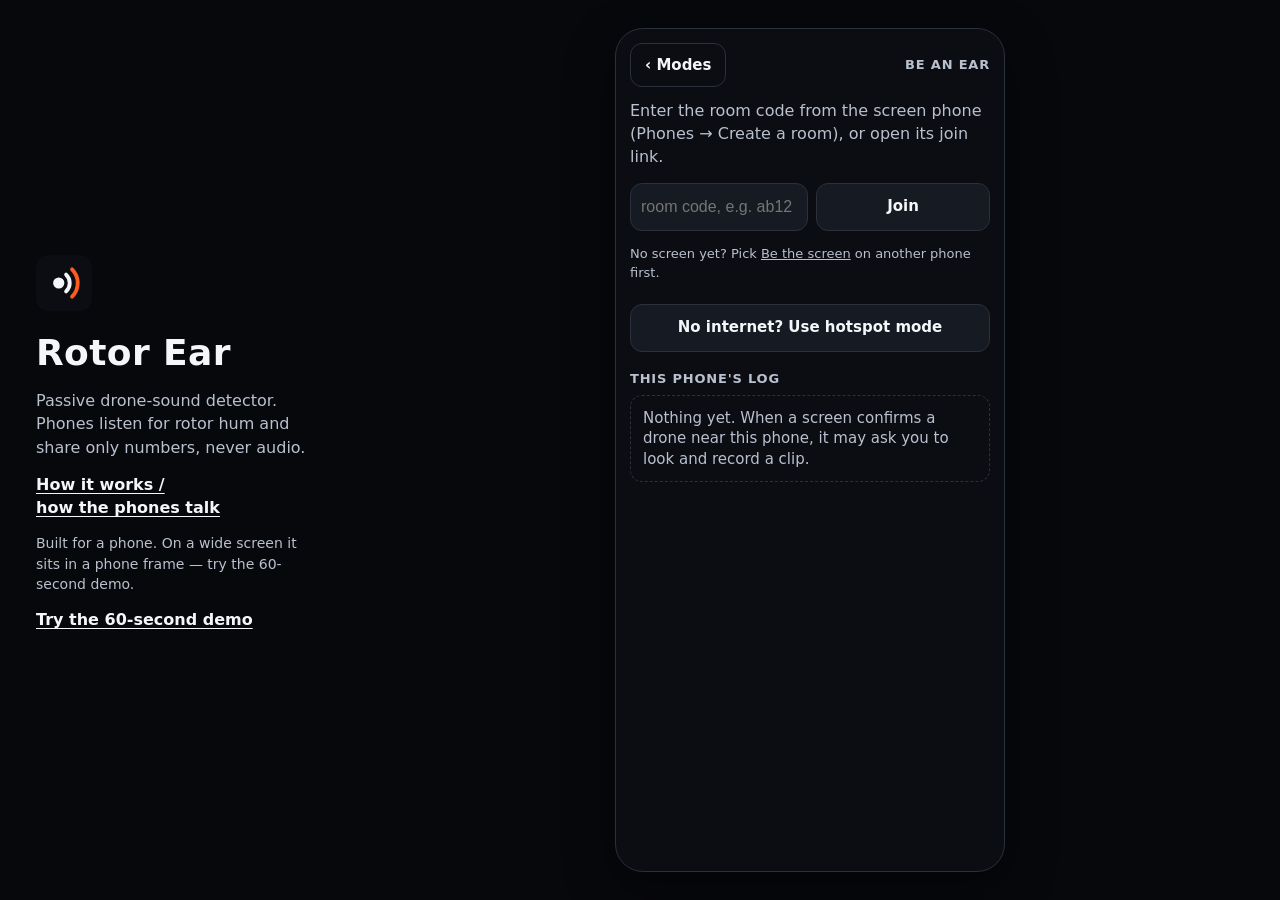
<file: mesh/index.html>
<!doctype html>
<meta charset="utf-8">
<title>Rotor Ear</title>
<!-- Old link / QR code: everything lives in the one app at ../ now. #room=R&role=node → ear, role=map → screen. -->
<script>
(function () {
  var h = new URLSearchParams(location.hash.slice(1)), q = new URLSearchParams(location.search);
  var room = h.get('room') || q.get('room'), role = h.get('role') || q.get('role');
  location.replace('../#' + (role === 'map' ? 'screen' : 'ear') + (room ? '&room=' + encodeURIComponent(room) : ''));
})();
</script>
<p><a href="../">Rotor Ear has moved: open the app</a></p>
</file>
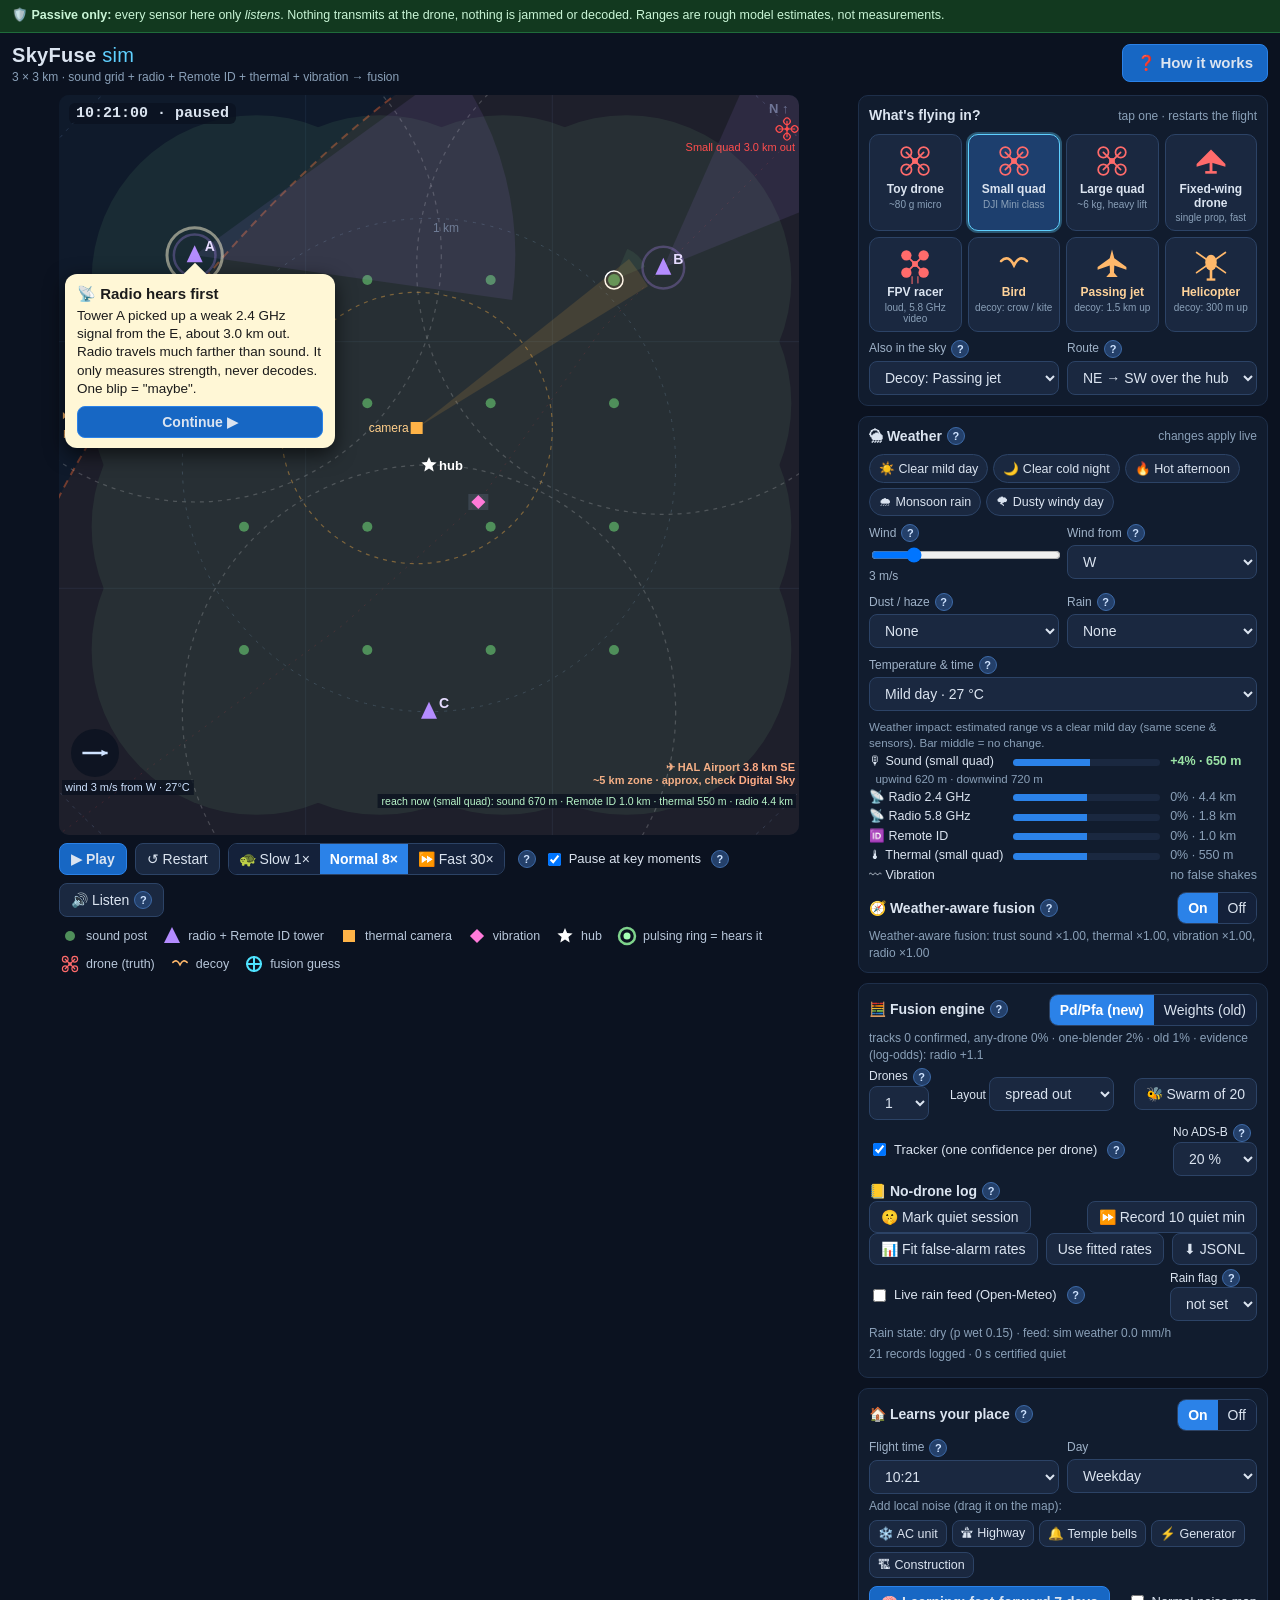
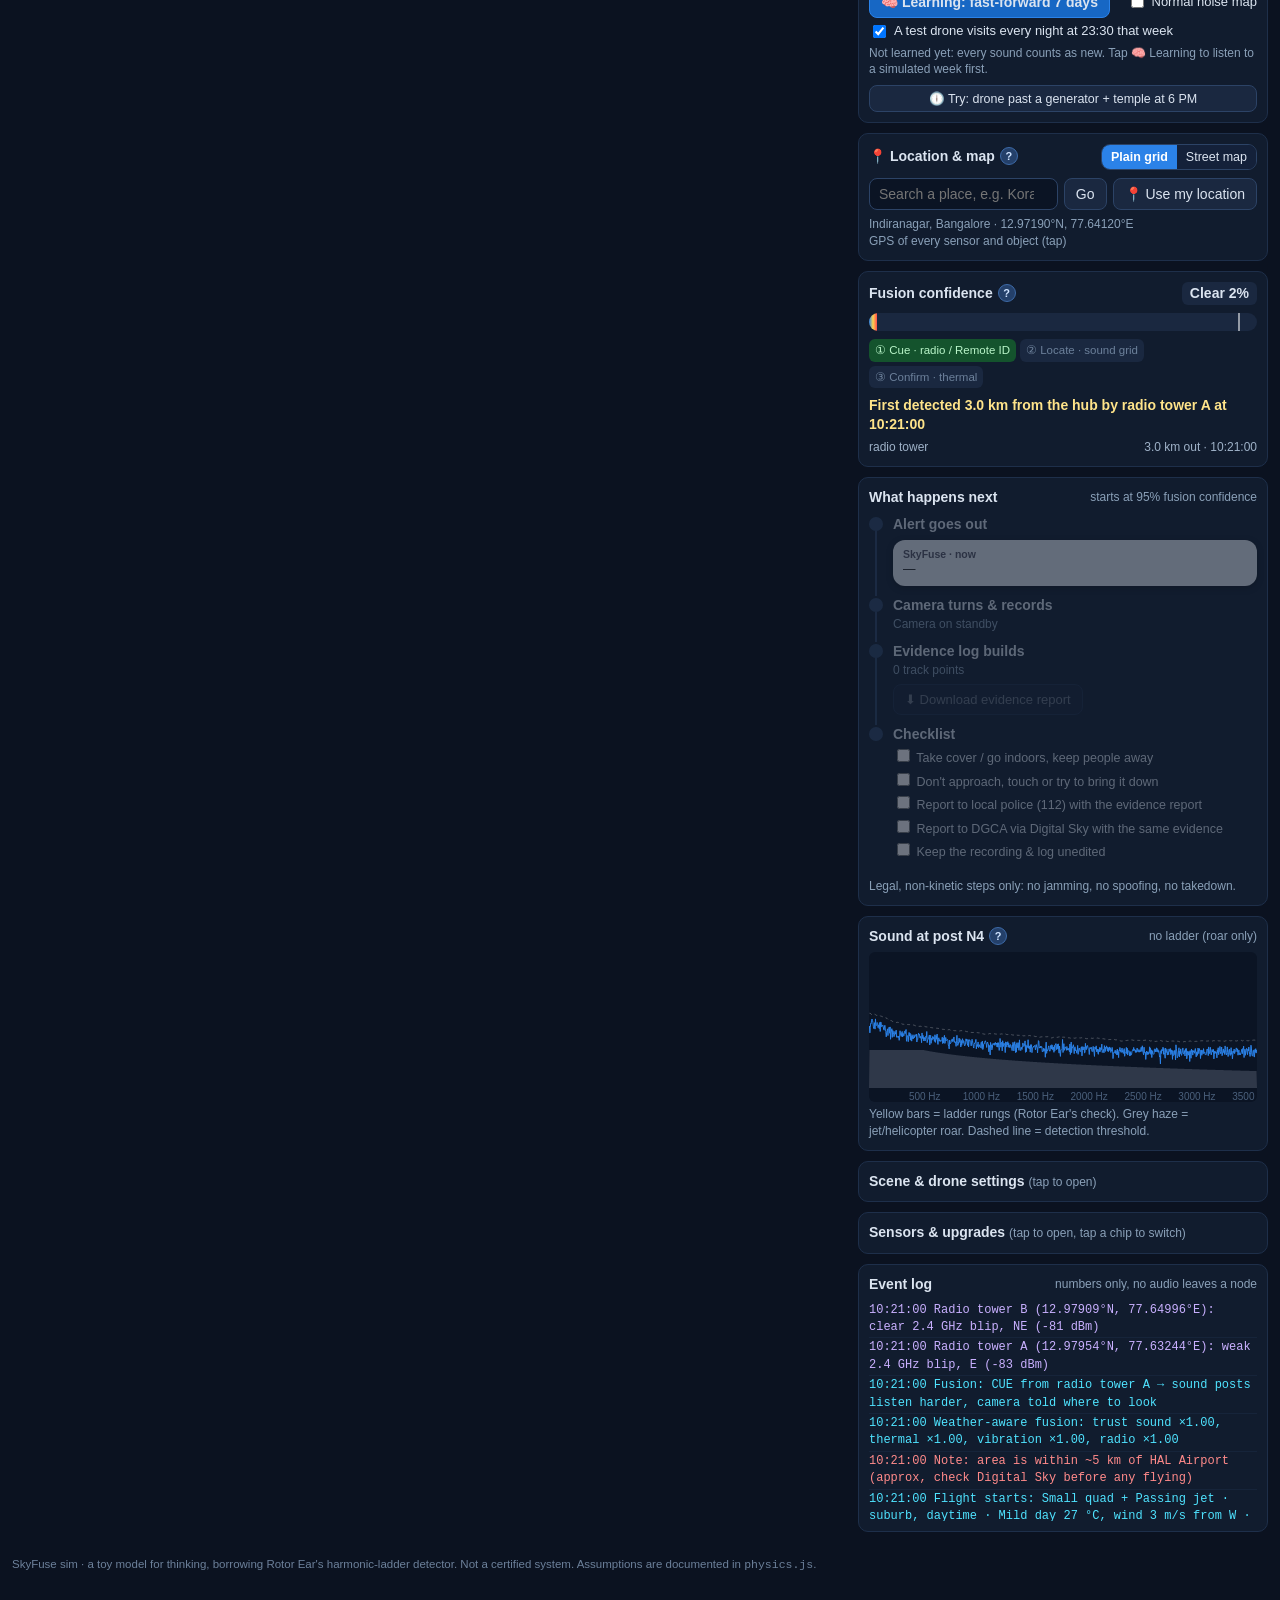
<file: skyfuse-sim/index.html>
<!doctype html>
<html lang="en">
<head>
<meta charset="utf-8">
<meta name="viewport" content="width=device-width,initial-scale=1,viewport-fit=cover">
<title>SkyFuse sim · passive drone-detection fusion simulator</title>
<meta name="description" content="Browser simulator of a passive, multi-sensor drone detection fusion system: sound grid, RF listeners, Remote ID, thermal camera, vibration sensor.">
<meta name="theme-color" content="#0b1220">
<link rel="icon" href="data:image/svg+xml,%3Csvg xmlns=%22http://www.w3.org/2000/svg%22 viewBox=%220 0 100 100%22%3E%3Ctext y=%22.9em%22 font-size=%2290%22%3E🛡️%3C/text%3E%3C/svg%3E">
<link rel="stylesheet" href="style.css">
</head>
<body>
<div id="banner">🛡️ <b>Passive only:</b> every sensor here only <i>listens</i>. Nothing transmits at the drone, nothing is jammed or decoded. Ranges are rough model estimates, not measurements.</div>
<header>
  <div><h1>SkyFuse <span>sim</span></h1><div class="sub">3 × 3 km · sound grid + radio + Remote ID + thermal + vibration → fusion</div></div>
  <button id="tourBtn" class="pri big">❓ How it works</button>
</header>
<main>
  <section id="left">
    <div id="mapwrap"><canvas id="map"></canvas><div id="clock">10:21:00</div><div id="blind" hidden></div><a id="attrib" href="https://www.openstreetmap.org/copyright" target="_blank" rel="noopener" hidden>© OpenStreetMap contributors</a>
      <div id="callout" hidden><div class="co-t"></div><div class="co-x"></div><button class="co-go pri">Continue ▶</button><div class="co-arrow"></div></div>
    </div>
    <div id="playbar">
      <button id="play" class="pri">⏸ Pause</button>
      <button id="restart">↺ Restart</button>
      <div class="seg" id="speedSeg" data-help="Slow = real time (1 second = 1 second). Normal = 8× faster. Fast = 30×. A whole flight takes ~5 min in Slow, ~40 s in Normal.">
        <button data-v="1">🐢 Slow 1×</button><button data-v="8" class="on">Normal 8×</button><button data-v="30">⏩ Fast 30×</button>
      </div>
      <label class="chk" data-help="Stops the clock at each key moment (first radio blip, first rotor sound, alarm, camera confirm, decoys spotted) and points at the sensor that fired. Tap Continue to go on."><input id="pauseAt" type="checkbox" checked> Pause at key moments</label>
      <button id="listen" data-help="Plays a synthetic version of what the selected sound node hears: the rotor ladder, chirps, and roar.">🔊 Listen</button>
    </div>
    <div id="legend"></div>
  </section>
  <section id="right">
    <div class="card" id="pickcard">
      <div class="row"><b>What's flying in?</b><span class="muted">tap one · restarts the flight</span></div>
      <div id="picker"></div>
      <div class="row2">
        <label data-help="Add a second thing in the sky at the same time, e.g. a bird or a jet, to see if fusion still picks out the real drone.">Also in the sky
          <select id="second"><option value="">nothing else</option></select></label>
        <label data-help="Which way the main object comes in.">Route <select id="route"><option value="0">NE → SW over the hub</option><option value="1">East → West, low over the building</option><option value="2">North → South, edge skim</option></select></label>
      </div>
    </div>
    <div class="card" id="wxcard">
      <div class="row"><b data-help="Weather changes how far each sense reaches. Wind, rain and heat hurt sound; rain, dust and heat hurt the thermal camera; radio barely notices. All effects are rough estimates.">🌦 Weather</b><span class="muted">changes apply live</span></div>
      <div id="presets"><button data-p="clear">☀️ Clear mild day</button><button data-p="coldnight">🌙 Clear cold night</button><button data-p="hot">🔥 Hot afternoon</button><button data-p="monsoon">🌧 Monsoon rain</button><button data-p="dusty">🌪 Dusty windy day</button></div>
      <div class="grid2">
        <label data-help="Wind makes low rumble on the mics (a fur windshield is assumed) and bends sound: it carries farther downwind and much less upwind. Strong wind makes light drones wobble and rattles the vibration sensor.">Wind <input id="wind" type="range" min="0" max="15" value="3"><span id="wv">3 m/s</span></label>
        <label data-help="Where the wind blows FROM, like a weather report. The arrow on the map points where it blows TO.">Wind from <select id="wdir"><option value="0">N</option><option value="45">NE</option><option value="90">E</option><option value="135">SE</option><option value="180">S</option><option value="225">SW</option><option value="270" selected>W</option><option value="315">NW</option></select></label>
        <label data-help="Dust and haze barely touch sound or radio, but scatter the heat the thermal camera sees, cutting its range a lot.">Dust / haze <select id="dust"><option value="0">None</option><option value="1">Light haze</option><option value="2">Heavy dust</option></select></label>
        <label data-help="Raindrops hitting the mic and dish make a hiss that can drown the rotor ladder. Rain also blurs thermal a lot, and trims radio a little (more at 5.8 GHz).">Rain <select id="rain"><option value="0">None</option><option value="1">Drizzle</option><option value="2">Heavy rain</option></select></label>
        <label data-help="Bangalore-style range, 15 to 38 °C. A calm cold night traps sound near the ground so it carries far; a hot sunny day bends sound upward and gives the thermal camera a warm, shimmering background." style="grid-column:span 2">Temperature &amp; time <select id="tod"><option value="coldnight">Cold night · 15 °C, calm, humid</option><option value="mildnight">Mild night · 21 °C</option><option value="mildday" selected>Mild day · 27 °C</option><option value="hotday">Hot day · 38 °C, dry, sunny</option></select></label>
      </div>
      <div id="impact"></div>
      <div class="row" style="margin-top:8px"><b data-help="ON: the hub works out how far each sense reaches in this weather (shaded circles on the map) and trusts each sense accordingly. In rain or wind it trusts the mics less and asks for a cleaner ladder (4 rungs, because wind makes guy wires sing 3 clean tones). In heat or dust it trusts thermal less. It leans more on radio: two towers that agree can now raise the alarm. OFF: it trusts every sense as on a clear day.">🧭 Weather-aware fusion</b><div class="seg" id="awareSeg"><button data-v="1" class="on">On</button><button data-v="0">Off</button></div></div>
      <div class="muted small" id="wxpol"></div>
    </div>
    <div class="card" id="engcard">
      <div class="row"><b data-help="New engine: each sense says how often it hears a real drone (Pd) and how often it cries wolf (Pfa) in this weather; the blender adds up the evidence, including 'looked and heard nothing'. Old engine: hand-set weights. Both run side by side so you can compare.">🧮 Fusion engine</b><div class="seg" id="engSeg"><button data-v="lr" class="on">Pd/Pfa (new)</button><button data-v="legacy">Weights (old)</button></div></div>
      <div class="muted small" id="engp">new — · old —</div>
      <div class="row small"><label data-help="How many copies of the chosen drone fly at once. Each airframe's rotor pitch differs by a few %, which the tracker uses to keep them apart.">Drones <select id="fleetN"><option value="1">1</option><option value="2">2</option><option value="3">3</option><option value="5">5</option><option value="8">8</option><option value="12">12</option><option value="20">20</option></select></label>
        <label>Layout <select id="fleetF"><option value="spread">spread out</option><option value="swarm">swarm (tight)</option></select></label><button id="swarmBtn">🐝 Swarm of 20</button></div>
      <div class="row small"><label class="chk" data-help="Kalman tracker: one track per drone with a 95 % uncertainty ellipse, built from sound directions, arrival-time differences (GPS-synced posts), radio directions, Remote ID and the camera. Each track has its own confidence; the alarm uses 'any drone'. Needs the 4-mic ring."><input id="trkOn" type="checkbox" checked> Tracker (one confidence per drone)</label>
        <label data-help="Share of crewed aircraft flying without an ADS-B transponder (gliders, many helicopters, military). Those can't be explained away.">No ADS-B <select id="adsbMiss"><option value="0">0 %</option><option value="0.2">20 %</option><option value="0.5">50 %</option><option value="1">100 %</option></select></label></div>
      <div class="row" style="margin-top:6px"><b data-help="Record stretches of time when you know no drone is flying. The system counts how often each sense false-alarms here, per weather and day/night, and can use those rates instead of the defaults. A quiet session cancels itself if Remote ID or a confirmed drone shows up.">📒 No-drone log</b></div>
      <div class="row"><button id="ndBtn">🤫 Mark quiet session</button><button id="ndRec">⏩ Record 10 quiet min</button></div>
      <div class="row"><button id="ndFit">📊 Fit false-alarm rates</button><button id="ndUse">Use fitted rates</button><button id="ndDl">⬇ JSONL</button></div>
      <div class="row small"><label class="chk" data-help="Optional: the hub polls the free Open-Meteo forecast for this map location every 15 min (read-only, cached). A feed older than 1 h is ignored. Without it, the sim's own weather is used as the feed."><input id="omFeed" type="checkbox"> Live rain feed (Open-Meteo)</label>
        <label data-help="The operator's wet/dry flag, trusted for 2 h. It wins over the feed unless the feed says ≥ 2 mm/h (then: uncertain).">Rain flag <select id="wetFlag"><option value="">not set</option><option value="1">wet</option><option value="0">dry</option></select></label></div>
      <div class="muted small" id="rainstat"></div>
      <div class="muted small" id="ndstat">0 records logged</div>
      <div id="ndfit" class="small"></div>
    </div>
    <div class="card" id="learncard">
      <div class="row"><b data-help="Each sound post learns what is normal for each hour of the day, separately for weekdays and weekends: loudness in 12 pitch bands and any steady ladders (an AC, a generator, temple bells). A sound that is normal for this hour stops counting; a new one counts fully. Anything heard during an alarm is never learned, so a drone that comes every night cannot teach itself in. It keeps adapting slowly.">🏠 Learns your place</b><div class="seg" id="learnSeg"><button data-v="1" class="on">On</button><button data-v="0">Off</button></div></div>
      <div class="grid2">
        <label data-help="Time of day when the flight starts. Local noise sources follow their schedules.">Flight time <select id="clk"><option value="21720">06:02 · temple bells</option><option value="37260" selected>10:21</option><option value="52200">14:30</option><option value="64920">18:02 · generator + bells</option><option value="84600">23:30 · night</option></select></label>
        <label>Day <select id="day"><option value="0">Weekday</option><option value="1">Weekend</option></select></label>
      </div>
      <div class="muted small">Add local noise (drag it on the map):</div>
      <div id="srcadd"><button data-s="ac">❄️ AC unit</button><button data-s="road">🛣 Highway</button><button data-s="temple">🔔 Temple bells</button><button data-s="gen">⚡ Generator</button><button data-s="build">🏗 Construction</button></div>
      <div id="srclist"></div>
      <div class="row" style="margin-top:8px"><button id="learnBtn" class="pri">🧠 Learning: fast-forward 7 days</button><label class="chk"><input id="heat" type="checkbox"> Normal noise map</label></div>
      <label class="chk small"><input id="nightly" type="checkbox" checked> A test drone visits every night at 23:30 that week</label>
      <div id="learnprog" hidden><i></i></div>
      <div class="muted small" id="learnstat"></div>
      <button id="try6pm">🕕 Try: drone past a generator + temple at 6 PM</button>
    </div>
    <div class="card" id="geocard">
      <div class="row"><b data-help="Places the 3 × 3 km model on a real map. Tiles come from OpenStreetMap only when Street map is on. Search sends your text once to OpenStreetMap's Nominatim; Use my location stays in this page. Nothing is stored.">📍 Location &amp; map</b>
        <div class="seg" id="mapSeg"><button data-v="grid" class="on">Plain grid</button><button data-v="street">Street map</button></div></div>
      <form id="geoform"><input id="geoq" type="search" placeholder="Search a place, e.g. Koramangala" autocomplete="off"><button type="submit" id="geogo">Go</button><button type="button" id="geome">📍 Use my location</button></form>
      <div class="muted" id="geostat">Indiranagar, Bangalore · 12.97190°N, 77.64120°E</div>
      <details><summary class="muted">GPS of every sensor and object (tap)</summary><div id="gpslist"></div></details>
    </div>
    <div class="card" id="fusioncard">
      <div class="row"><b data-help="The fusion brain adds up every sensor's 'maybe'. Agreeing maybes from different senses add up fast; a single radio blip can't reach the alarm line on its own.">Fusion confidence</b><span id="pstate" class="state">Clear</span></div>
      <div id="meter"><div id="mfill"></div><div id="mthr" title="alarm threshold 95%"></div></div>
      <div id="stages"><span id="stCue">① Cue · radio / Remote ID</span><span id="stLoc">② Locate · sound grid</span><span id="stConf">③ Confirm · thermal</span></div>
      <div id="first">Waiting…</div>
      <div id="firsts"></div>
    </div>
    <div class="card" id="resp">
      <div class="row"><b>What happens next</b><span class="muted" id="respstate">starts at 95% fusion confidence</span></div>
      <ol id="timeline">
        <li id="r1"><div class="dot"></div><div class="body"><div class="t">Alert goes out <span class="siren">🚨</span></div>
          <div class="phone"><div class="pn-app">SkyFuse · now</div><div class="pn-msg" id="pnmsg">—</div></div></div></li>
        <li id="r2"><div class="dot"></div><div class="body"><div class="t">Camera turns &amp; records <span class="rec" id="rec">● REC <span id="rectime">00:00</span></span></div><div class="muted" id="camtxt">Camera on standby</div></div></li>
        <li id="r3"><div class="dot"></div><div class="body"><div class="t">Evidence log builds</div><div class="muted" id="evtxt">0 track points</div>
          <button id="dl" disabled>⬇ Download evidence report</button></div></li>
        <li id="r4"><div class="dot"></div><div class="body"><div class="t">Checklist</div>
          <label><input type="checkbox"> Take cover / go indoors, keep people away</label>
          <label><input type="checkbox"> Don't approach, touch or try to bring it down</label>
          <label><input type="checkbox"> Report to local police (112) with the evidence report</label>
          <label><input type="checkbox"> Report to DGCA via Digital Sky with the same evidence</label>
          <label><input type="checkbox"> Keep the recording &amp; log unedited</label></div></li>
      </ol>
      <div class="muted small">Legal, non-kinetic steps only: no jamming, no spoofing, no takedown.</div>
    </div>
    <div class="card">
      <div class="row"><b id="spttl" data-help="A drone's propellers make one hum plus exact multiples of it, like rungs of a ladder (yellow bars). A jet is a smeared roar (grey haze), a bird is a lone high chirp, a helicopter's ladder is far too dense. Only a clean ladder counts as a drone.">Sound at a node</b><span class="muted" id="spinfo"></span></div>
      <canvas id="spec"></canvas>
      <div class="muted small">Yellow bars = ladder rungs (Rotor Ear's check). Grey haze = jet/helicopter roar. Dashed line = detection threshold.</div>
    </div>
    <details class="card">
      <summary><b>Scene &amp; drone settings</b> <span class="muted">(tap to open)</span></summary>
      <div class="grid2">
        <label data-help="Background noise. Quiet night lets sound travel far; a busy city day drowns it and fills the air with WiFi.">Scene <select id="scen"><option value="night">Quiet night</option><option value="city">City day</option><option value="suburb" selected>Suburb, daytime</option></select></label>
        <label data-help="Flying height of the main object. Low drones are harder for radio (buildings block) but can shake a roof.">Height <input id="height" type="range" min="10" max="150" value="60"><span id="hv">60 m</span></label>

        <label class="chk" data-help="Remote ID is a public 'here I am' broadcast many new drones send by law. Towers can read it openly within about 1 km.">  <input id="rid" type="checkbox"> Broadcasts Remote ID</label>
        <label class="chk" data-help="Off = the drone flies a pre-programmed route with its radio silent, so the radio towers can't hear it."><input id="radio" type="checkbox" checked> Radio link on</label>
      </div>
    </details>
    <details class="card">
      <summary><b>Sensors &amp; upgrades</b> <span class="muted">(tap to open, tap a chip to switch)</span></summary>
      <div id="toggles"></div>
    </details>
    <div class="card"><div class="row"><b>Event log</b><span class="muted">numbers only, no audio leaves a node</span></div><div id="log"></div></div>
  </section>
</main>
<div id="tour" hidden>
  <div class="tour-step" id="tourStep"></div>
  <div class="tour-t" id="tourTitle"></div>
  <div class="tour-x" id="tourText"></div>
  <div class="tour-nav"><button id="tourBack">◀ Back</button><button id="tourClose">✕ Exit tour</button><button id="tourNext" class="pri">Next ▶</button></div>
</div>
<div id="pop" hidden></div>
<footer>SkyFuse sim · a toy model for thinking, borrowing Rotor Ear's harmonic-ladder detector. Not a certified system. Assumptions are documented in <code>physics.js</code>.</footer>
<script src="physics.js"></script>
<script src="core.js"></script>
<script src="track.js"></script>
<script src="sim.js"></script>
</body>
</html>
</file>
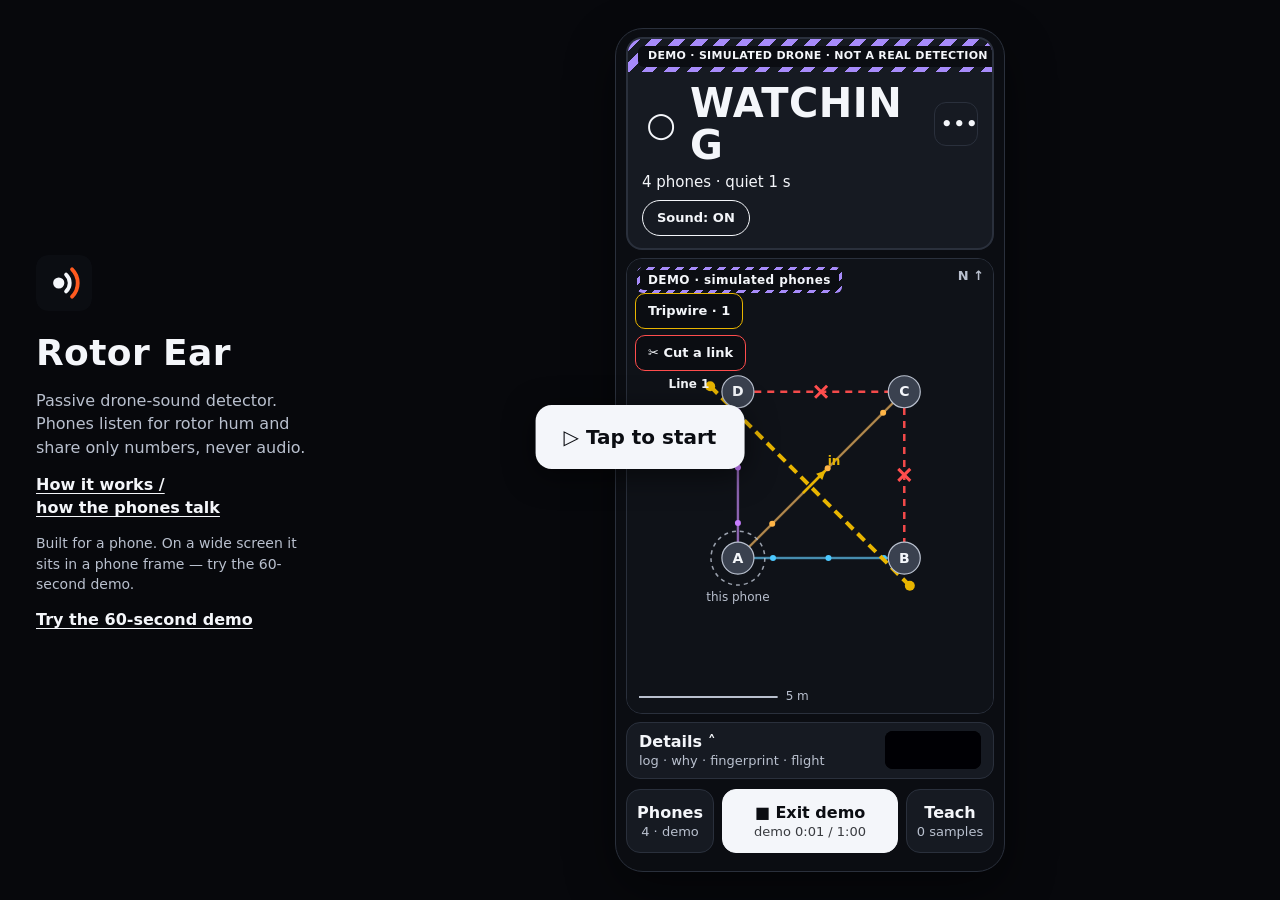
<file: mesh/sim.html>
<!doctype html>
<meta charset="utf-8">
<title>Rotor Ear · demo</title>
<!-- Old link: the simulator is the app's demo mode now. With #room=… it runs demo phones for that room's screen. -->
<script>location.replace('../#demo' + (location.hash.length > 1 ? '&' + location.hash.slice(1) : ''));</script>
<p><a href="../#demo">Rotor Ear has moved: open the demo</a></p>
</file>
<file: watch.css>
/* Rotor Ear watch post. One accent (orange-red) used only for a confirmed drone. Night (default) and Sun themes. */
:root{--surface:#0B0D12;--panel:#161A22;--panel2:#1d222c;--ink:#F4F6FA;--ink-2:#B9C0CE;--line:#2A303C;--map:#0f1218;--pin:#3a414f;--pin-ink:#F4F6FA;
  --alert:#FF5A1F;--alert-fill:#C93500;--drone2:#3DA9FC;--shade:rgba(0,0,0,.42);--alert-ink:#FFFFFF;--check:#E8B500;--demo:#A78BFA;--btn:#F4F6FA;--btn-ink:#0B0D12}
html.sun{--surface:#FFFFFF;--panel:#F1F2F4;--panel2:#E6E8EC;--ink:#0E1116;--ink-2:#3A404B;--line:#C9CDD4;--map:#FAFAFB;--pin:#D5D8DE;--pin-ink:#0E1116;
  --alert:#D63A00;--alert-fill:#C93500;--drone2:#0062C4;--shade:rgba(20,24,32,.2);--check:#8A6A00;--demo:#5B3FD1;--btn:#1A1D23;--btn-ink:#FFFFFF}
[hidden]{display:none!important}
*{box-sizing:border-box;-webkit-tap-highlight-color:transparent}
html,body{margin:0;background:var(--surface);color:var(--ink);font:15px/1.35 system-ui,-apple-system,Segoe UI,Roboto,sans-serif;font-variant-numeric:tabular-nums;overscroll-behavior:none}
button{font:inherit;color:inherit}
#app{max-width:560px;margin:0 auto;height:100vh;height:100dvh;display:grid;grid-template-rows:auto minmax(160px,1fr) auto auto auto;gap:8px;
  padding:max(8px,env(safe-area-inset-top)) 10px 0}

/* ---------- status block ---------- */
#status{position:relative;border-radius:16px;padding:12px 14px 12px;background:var(--panel);border:2px solid var(--line);overflow:hidden}
.srow{display:flex;align-items:center;gap:10px;min-height:48px}
#stIcon{font-style:normal;font-size:34px;line-height:1;width:38px;text-align:center;flex:none}
#stWord{margin:0;font-size:40px;line-height:1.05;font-weight:800;letter-spacing:.5px;flex:1;min-width:0;overflow-wrap:anywhere}
#more{flex:none;width:44px;height:44px;border-radius:12px;border:1px solid var(--line);background:transparent;font-size:18px;font-weight:800;letter-spacing:1px;color:inherit}
#stCls{font-size:15px;margin-top:6px}
#stWhere{font-size:15px;margin-top:2px}#stWhere:empty,#stSub:empty{display:none}
#stWhere.link{text-decoration:underline;text-underline-offset:3px;cursor:pointer}
#stSub{font-size:13px;color:var(--ink-2);margin-top:3px}
#stDrones:empty{display:none}#stDrones{margin-top:6px;display:grid;gap:4px}
.drow{display:grid;grid-template-columns:18px 1fr;column-gap:6px;align-items:center}.drow b{font-size:16px;font-weight:800}.drow small{grid-column:2;font-size:13px;opacity:.92}
.dot{width:14px;height:14px;border-radius:50%;display:inline-block;border:2px solid #fff}.dot.d1{background:var(--alert)}.dot.d2{background:var(--drone2)}
.lrow.d2{border-left:5px solid var(--drone2)}
.srow2{display:flex;align-items:center;gap:10px;margin-top:8px}.srow2:has(#pill[hidden]):has(#stProg[hidden]){display:none}
#pill{min-height:36px;padding:6px 14px;border-radius:999px;border:1.5px solid var(--ink);background:transparent;font-size:13px;font-weight:700}
#pill.muted{border-style:dashed}
#stProg{flex:1;height:8px;border-radius:4px;background:var(--line);overflow:hidden}#stProg i{display:block;height:100%;width:0;background:var(--ink-2)}
#stNote{font-size:13px;color:var(--ink-2);white-space:nowrap}
/* states: a shape and a word each; colour never carries meaning alone */
#status.ready #stWord{color:var(--ink-2)}
#status.checking{background:transparent;border:2px dashed var(--check);animation:shimmer 1s ease-in-out infinite}
@keyframes shimmer{50%{border-color:color-mix(in srgb,var(--check) 35%,transparent)}}
#status.drone,#status.tracking{background:var(--alert-fill);border-color:var(--alert-fill);color:var(--alert-ink)}
#status.drone #stWord,#status.tracking #stWord{font-size:44px}
#app.demo #status.drone #stWord,#app.demo #status.tracking #stWord{font-size:36px;white-space:nowrap}
#status #stWord.long{font-size:30px!important}
#status.drone #more,#status.tracking #more,#status.lost #more{display:none}
#status.checking #stWord{font-size:30px}#status.notdrone #stWord,#status.lost #stWord{font-size:36px}
#status.drone #stCls,#status.tracking #stCls{font-size:17px;font-weight:700}
#status.drone #stSub,#status.tracking #stSub{color:inherit;opacity:.92}
#status.drone #pill,#status.tracking #pill{background:#fff;color:#9a2a00;border-color:#fff}
#status.drone #more,#status.tracking #more{border-color:#ffffff88}
#status.lost{background:var(--surface);border:3px solid var(--alert);animation:drain 1s ease-out}
#status.lost #stIcon{color:var(--alert)}
@keyframes drain{from{background:var(--alert-fill);color:#fff}to{background:var(--surface)}}
/* the alert moment: 3 full-block flashes (0.25 s on / 0.25 s off), then a steady fill. Text is readable on both frames. */
#status.flash{animation:flash3 .5s steps(1) 3}
@keyframes flash3{0%{background:var(--alert-fill);color:var(--alert-ink)}50%{background:var(--surface);color:var(--ink);border-color:var(--alert)}}
@media (prefers-reduced-motion:reduce){#status.flash,#status.checking,#status.lost{animation:none}#status.drone{box-shadow:inset 0 0 0 4px #fff}}
/* demo: a hatched stripe that cannot be dismissed */
#demoStripe{display:none;margin:-12px -14px 10px;padding:5px 10px;text-align:center;background:repeating-linear-gradient(-45deg,var(--demo) 0 8px,transparent 8px 16px)}
#demoStripe span{display:inline-block;background:var(--surface);color:var(--ink);font-size:11px;font-weight:800;letter-spacing:.3px;white-space:nowrap;text-transform:uppercase;padding:3px 10px;border-radius:6px}
#app.demo #demoStripe{display:block}
/* compact strip while a sheet is open */
#app.sheet-open #status{padding:8px 12px}#app.sheet-open #status .srow{min-height:36px}
#app.sheet-open #stWord{font-size:26px!important}#app.sheet-open #stIcon{font-size:24px}
#app.sheet-open #stWhere,#app.sheet-open #stSub,#app.sheet-open #stDrones,#app.sheet-open .srow2{display:none}#app.sheet-open #stCls{font-size:14px!important;margin-top:2px}
#app.sheet-open #demoStripe{margin:-8px -12px 6px}

/* ---------- map hero ---------- */
#mapbox{position:relative;border-radius:16px;overflow:hidden;border:1px solid var(--line);background:var(--map);min-height:0}
#map{display:block;width:100%;height:100%;touch-action:none}
#mapTag{position:absolute;left:10px;top:8px;font-size:12px;font-weight:700;letter-spacing:.4px;color:var(--ink-2)}
#app.demo #mapTag{color:var(--ink);background:repeating-linear-gradient(-45deg,var(--demo) 0 5px,transparent 5px 10px);padding:3px;border-radius:6px}
#app.demo #mapTag span{background:var(--surface);padding:2px 8px;border-radius:4px;display:inline-block}
#mapInfo{position:absolute;left:8px;right:8px;bottom:30px;font-size:13px;color:var(--ink-2);background:var(--surface);opacity:.94;padding:6px 10px;border-radius:10px;display:none}
#mapInfo b{color:var(--ink)}
#addPhones{position:absolute;left:50%;bottom:44px;transform:translateX(-50%);min-height:56px;padding:8px 18px;border:2px dashed var(--ink-2);border-radius:12px;background:var(--surface);display:flex;flex-direction:column;align-items:center}
#addPhones b{font-size:15px;white-space:nowrap}#addPhones small{font-size:12px;color:var(--ink-2)}
#endCard{position:absolute;inset:auto 12px 40px;display:flex;flex-direction:column;gap:8px;padding:14px;border-radius:14px;background:var(--surface);border:1px solid var(--line);box-shadow:0 8px 30px #0006}
#endCard span{color:var(--ink-2);font-size:14px}#endCard button{min-height:48px;border-radius:12px;border:1px solid var(--line);background:var(--panel);font-weight:700}
#endCard #endPhones{background:var(--btn);color:var(--btn-ink);border:0}

/* ---------- details peek ---------- */
#peek{display:flex;align-items:center;gap:10px;min-height:56px;padding:8px 12px;border-radius:14px;background:var(--panel);border:1px solid var(--line);cursor:pointer}
#peek .pt{flex:1;min-width:0;display:flex;flex-direction:column}#peek b{font-size:16px}#peek small{font-size:13px;color:var(--ink-2)}
#spec{width:96px;height:38px;border-radius:8px;background:#000;flex:none}
#itWas{flex:none;min-height:44px;padding:0 14px;border-radius:12px;border:1.5px solid var(--ink);background:var(--surface);font-weight:700;font-size:14px}
#app.ready #peek{display:none}
#peek:has(#itWas:not([hidden])) #spec{display:none}

/* ---------- demo entry + alert actions (thumb zone) ---------- */
#tryDemo{display:none;align-items:center;gap:10px;min-height:64px;padding:8px 16px;border-radius:14px;border:2px solid var(--ink);background:var(--surface);text-align:left}
#tryDemo span{flex:1;display:flex;flex-direction:column}#tryDemo b{font-size:17px}#tryDemo small{font-size:13px;color:var(--ink-2)}#tryDemo i{font-style:normal;font-size:24px}
#app.ready #tryDemo{display:flex}
#actions{display:grid;grid-template-columns:1fr 1fr;gap:10px}#actions[hidden]{display:none}
#actions button,#bar button{min-height:64px;border-radius:14px;border:1.5px solid var(--ink-2);background:var(--surface);display:flex;flex-direction:column;align-items:center;justify-content:center;padding:6px 8px}
#actions b{font-size:18px}#actions small,#bar small{font-size:13px;color:var(--ink-2);line-height:1.2}
#actions .primary,#bar .primary{background:var(--btn);color:var(--btn-ink);border-color:var(--btn)}
#actions .primary small,#bar .primary small{color:inherit;opacity:.8}

/* ---------- bottom bar: Phones · wide Listen/Stop · Teach ---------- */
#bar{display:grid;grid-template-columns:1fr 2fr 1fr;gap:8px;padding:2px 0 max(10px,env(safe-area-inset-bottom));position:relative;z-index:5}
#bar button{background:var(--panel);border-color:var(--line)}#bar b{font-size:16px}
#bar.dim button{opacity:.6}#bar.dim .primary{background:var(--panel);color:var(--ink);border-color:var(--line)}

/* ---------- bottom sheets ---------- */
.sheet{position:fixed;left:0;right:0;bottom:0;top:var(--sheet-top,30vh);max-width:560px;margin:0 auto;overflow:auto;z-index:6;background:var(--surface);
  border:1px solid var(--line);border-bottom:0;border-radius:20px 20px 0 0;padding:6px 16px 16px;box-shadow:0 -10px 40px #0007;animation:up .22s ease-out}
@keyframes up{from{transform:translateY(30%);opacity:.3}to{transform:none;opacity:1}}
.grab{width:48px;height:5px;border-radius:3px;background:var(--line);margin:4px auto 10px;cursor:grab}
.shead{display:flex;align-items:baseline;gap:10px;margin-bottom:4px}.shead h2{margin:0;font-size:24px}.shead small{color:var(--ink-2);font-size:13px;flex:1;text-align:right}
.k{font-size:13px;color:var(--ink-2);text-transform:uppercase;letter-spacing:.8px;font-weight:700;margin-top:16px}.k b{color:var(--ink)}
.done{display:block;width:100%;min-height:56px;margin-top:18px;border-radius:14px;border:0;background:var(--btn);color:var(--btn-ink);font-size:18px;font-weight:800}
.trow{display:flex;gap:8px;align-items:center;margin:10px 0}
.trow input,.trow select{flex:1;min-width:0;min-height:48px;background:var(--panel);color:var(--ink);border:1px solid var(--line);border-radius:12px;padding:10px;font-size:16px}
.rec{flex:none;min-height:48px;padding:0 16px;border-radius:12px;border:0;font-weight:800;font-size:15px;background:var(--btn);color:var(--btn-ink)}.rec:disabled{opacity:.6}
.prog{height:6px;border-radius:4px;background:var(--line);overflow:hidden}.prog i{display:block;height:100%;width:0;background:var(--ink)}
.msg{font-size:14px;color:var(--ink-2);min-height:1.3em;margin:8px 0}.msg.ok{color:var(--ink)}.msg.bad{color:var(--ink);font-weight:600}
.counts{display:grid;grid-template-columns:repeat(4,1fr);gap:6px;margin:8px 0}
.counts div{background:var(--panel);border:1px solid var(--line);border-radius:10px;padding:6px;text-align:center;font-size:13px;color:var(--ink-2)}
.counts b{display:block;font-size:18px;color:var(--ink)}
.tbtns{display:flex;gap:8px;margin:8px 0}
.btn{flex:1;min-height:48px;padding:8px;border-radius:12px;border:1px solid var(--line);background:var(--panel);color:var(--ink);font-size:15px;font-weight:600;text-align:center}
.btn.on{border:2px solid var(--ink)}.btn.big{width:100%;min-height:56px;font-size:17px;margin:8px 0;background:var(--btn);color:var(--btn-ink);border:0}.btn.wide{display:block;width:100%;margin-top:8px}
.list{margin-top:8px}
.lbhead{display:flex;justify-content:space-between;align-items:baseline;gap:8px}.lbhead b{font-size:17px}.lbhead small{color:var(--ink-2);font-size:13px;text-align:right}
.chips{display:flex;flex-wrap:wrap;gap:8px;margin:10px 0}.chips button{min-height:44px;padding:0 14px;border-radius:22px;border:1px solid var(--line);background:var(--panel);font-weight:700;font-size:15px}
.chips button.on{border:2px solid var(--ink);background:var(--surface)}
#label input:not([type]){width:100%;min-height:44px;margin:4px 0;padding:0 10px;border-radius:10px;border:1px solid var(--line);background:var(--surface);color:var(--ink);font-size:15px}
.list div{display:grid;grid-template-columns:1fr auto auto;gap:6px;align-items:center;font-size:14px;min-height:48px;border-bottom:1px solid var(--line)}
.list small{color:var(--ink-2)}
.list button{min-width:44px;min-height:44px;background:none;border:1px solid var(--line);border-radius:10px;font-size:15px}
label.chk{display:flex;align-items:center;gap:10px;font-size:15px;color:var(--ink-2);min-height:44px}label.chk b{color:var(--ink)}
label.chk input{width:22px;height:22px;accent-color:var(--ink);flex:none}
label.toggle{justify-content:space-between;margin-top:12px}label.toggle input{width:44px;height:26px}
.note{font-size:13px;color:var(--ink-2);line-height:1.5}
input[type=file]{display:none}
/* details */
#dWhy{margin:6px 0;padding-left:20px;font-size:15px;line-height:1.6}
#dReason{margin:6px 0 4px;font-size:17px;font-weight:700;line-height:1.3}#dReason:empty,#dBars:empty{display:none}
#dBars{display:grid;gap:5px;padding:10px 12px;border-radius:14px;border:1px solid var(--line);background:var(--panel)}
.fb{display:grid;grid-template-columns:1fr 96px 62px;gap:8px;align-items:center;font-size:13px}.fb span{color:var(--ink-2)}.fb b{font-weight:600;text-align:right}
.fb i{position:relative;height:10px;border-radius:5px;background:var(--line)}.fb u{position:absolute;top:0;bottom:0;border-radius:5px;background:color-mix(in srgb,var(--ink-2) 45%,transparent)}
.fb em{position:absolute;top:-4px;width:6px;height:18px;margin-left:-3px;border-radius:3px;background:var(--ink)}
.fb.off b::before{content:'✕ ';color:var(--alert)}.fb.off em{background:var(--alert)}#dBars small{font-size:12px;color:var(--ink-2)}
.score{display:flex;align-items:center;gap:10px;margin-top:10px;padding:12px 14px;border-radius:14px;background:var(--panel);border:1px solid var(--line)}
.score span{flex:1;display:flex;flex-direction:column}.score b{font-size:15px}.score small{font-size:13px;color:var(--ink-2)}.score em{font-style:normal;font-size:34px;font-weight:800}
.flight{display:grid;grid-template-columns:auto 1fr auto;gap:10px;align-items:center;margin-top:8px;padding:10px 14px;border-radius:14px;border:1px solid var(--line);min-height:56px}
.flight b{font-size:16px}#spark{width:100%;height:36px}.flight label{font-size:13px;color:var(--ink-2)}
.flight select{min-height:44px;min-width:52px;border-radius:10px;border:1px solid var(--line);background:var(--panel);color:var(--ink);font-size:15px}
.fprow{display:grid;grid-template-columns:120px 1fr;gap:10px;margin-top:8px}
.hex{background:var(--panel);border:1px solid var(--line);border-radius:14px;padding:4px}.hex canvas{display:block;width:100%;height:100px}
#fpLbl{font-size:13px;text-align:center;color:var(--ink-2)}#fpLbl b{color:var(--ink)}
.specbig{position:relative;border-radius:14px;overflow:hidden;border:1px solid var(--line);background:#000;min-height:130px}.specbig canvas{display:block;width:100%;height:100%}
.axis{position:absolute;left:5px;top:0;bottom:0;pointer-events:none;font-size:11px;color:#cfd6e4;text-shadow:0 0 3px #000}.axis b{position:absolute;font-weight:500;transform:translateY(-50%)}
/* phones + calibration */
#cTable{display:flex;flex-direction:column;gap:8px;margin-top:8px}
.prow{display:grid;grid-template-columns:40px 1fr auto;gap:10px;align-items:center;min-height:64px;padding:8px 12px;border-radius:14px;border:1px solid var(--line)}
.prow .pin{width:36px;height:36px;border-radius:50%;display:grid;place-items:center;font-weight:800;background:var(--pin);color:var(--pin-ink);border:1px solid var(--ink-2)}
.prow .nm b{font-size:16px}.prow .nm small{display:block;font-size:13px;color:var(--ink-2)}
.rbar{display:flex;align-items:center;gap:8px;margin-top:4px;font-size:14px;font-weight:700}
.rbar i{display:block;width:110px;height:8px;border-radius:4px;background:var(--line);overflow:hidden}.rbar i u{display:block;height:100%;background:var(--ink)}
.prow button{min-width:64px;min-height:48px;border-radius:12px;border:2px solid var(--ink);background:var(--surface);font-weight:800}
.next{display:flex;align-items:center;gap:8px;margin-top:10px;padding:8px 12px;min-height:56px;border-radius:14px;border:1px solid var(--line)}
.next b{flex:1;font-size:15px}.next select{min-height:44px;border:0;background:transparent;color:var(--ink-2);font-size:14px;text-align:right}
.bigbtn{display:flex;flex-direction:column;align-items:center;justify-content:center;width:100%;min-height:80px;margin-top:8px;border-radius:16px;border:0;background:var(--btn);color:var(--btn-ink)}
.bigbtn b{font-size:24px}.bigbtn small{font-size:13px;opacity:.85}
#cState{text-transform:none;letter-spacing:0;color:var(--ink)}
.seg{display:grid;grid-template-columns:1fr 1fr;gap:8px;margin-top:8px}.seg button{min-height:52px;border-radius:12px;border:1px solid var(--line);background:var(--panel);font-weight:700}
.seg button.on{border:2px solid var(--ink);background:var(--surface)}

/* ---------- start screen and the other modes (one app: #screen · #ear · #demo) ---------- */
.mode{max-width:560px;margin:0 auto;padding:max(14px,env(safe-area-inset-top)) 14px 28px}
.brand{font-size:40px;font-weight:800;margin:18px 0 4px;letter-spacing:.5px}
.lead{font-size:16px;color:var(--ink-2);margin:6px 0 14px;line-height:1.45}
.how{margin:-4px 0 16px}
.how a{font-weight:700;font-size:16px;text-decoration:underline;text-underline-offset:3px}
#docs h2{font-size:18px;margin:22px 0 8px}
#docs p{font-size:15px;line-height:1.55;margin:0 0 10px}
#docs .lead{margin-bottom:8px}
.choice{display:flex;align-items:center;gap:14px;width:100%;min-height:96px;margin:10px 0;padding:14px 16px;border-radius:18px;border:1.5px solid var(--line);background:var(--panel);text-align:left}
.choice i{font-style:normal;font-size:30px;width:40px;text-align:center;flex:none}
.choice b{display:block;font-size:22px;font-weight:800}.choice small{display:block;font-size:14px;color:var(--ink-2);margin-top:3px}
.choice:first-of-type{background:var(--btn);color:var(--btn-ink);border-color:var(--btn)}.choice:first-of-type small{color:inherit;opacity:.8}
.choice.demo{border:2px dashed var(--demo)}
#home .seg{margin-top:18px}
.mhead{display:flex;align-items:center;justify-content:space-between;gap:10px;margin-bottom:12px}
.modes{min-height:44px;padding:6px 14px;border-radius:12px;border:1px solid var(--line);background:transparent;font-weight:700}
.mhead span{font-size:13px;color:var(--ink-2);text-transform:uppercase;letter-spacing:.8px;font-weight:700}
.mode a{color:inherit}
.mode .card{background:var(--panel);border:1px solid var(--line);border-radius:14px;padding:10px 12px;margin:10px 0}
.mode .k{margin-top:0}
/* ear: same state words, shapes and single accent as the screen */
.banner{border-radius:16px;padding:14px;background:var(--panel);border:2px solid var(--line)}
.banner .w{display:block;font-size:34px;font-weight:800;line-height:1.1}
.banner .cls{display:block;font-size:17px;font-weight:700;margin-top:4px}
.banner small{display:block;font-size:14px;color:var(--ink-2);margin-top:3px}
.banner.ready .w{color:var(--ink-2)}
.banner.checking{background:transparent;border:2px dashed var(--check)}
.banner.drone{background:var(--alert-fill);border-color:var(--alert-fill);color:var(--alert-ink)}.banner.drone small{color:inherit}
.nstatus{font-size:13px;color:var(--ink-2);margin:8px 2px;min-height:1.2em}.nstatus.ok{color:var(--ink)}.nstatus.bad{color:var(--check)}
.stats3{display:grid;grid-template-columns:1fr 1fr 1fr;gap:8px}.stats3 .card{margin:0}
.v{font-size:24px;font-weight:700}.v u{text-decoration:none;font-size:12px;color:var(--ink-2);margin-left:2px}
.meter{height:8px;border-radius:5px;background:var(--line);overflow:hidden;margin-top:5px}.meter i{display:block;height:100%;width:0;background:var(--ink-2);transition:width .15s}
.specbox{border-radius:14px;overflow:hidden;border:1px solid var(--line);background:#000;margin-top:8px}.specbox canvas{display:block;width:100%;height:150px}
#nStart.on{background:var(--panel);color:var(--ink);border:2px solid var(--ink)}
.err{color:var(--alert);font-size:13px}
.simrow{display:flex;gap:10px;align-items:center;font-size:14px;color:var(--ink-2);margin:6px 0;min-height:44px}.simrow input{flex:1;min-width:0}
.simrow select{min-height:44px;border-radius:10px;border:1px solid var(--line);background:var(--panel);color:var(--ink);padding:0 8px;font-size:15px}
/* demo phones view: the same hatched DEMO stripe as the screen */
.stripe{padding:5px 10px;margin-bottom:10px;border-radius:10px;text-align:center;background:repeating-linear-gradient(-45deg,var(--demo) 0 8px,transparent 8px 16px)}
.stripe span{display:inline-block;background:var(--surface);color:var(--ink);font-size:11px;font-weight:800;text-transform:uppercase;padding:3px 10px;border-radius:6px}
#claps .btn{flex:none;min-width:48px}
.nodes{display:grid;gap:6px;margin-top:8px}
.nrow{display:grid;grid-template-columns:28px 1fr 60px 56px;gap:8px;align-items:center;background:var(--panel);border:1px solid var(--line);border-radius:12px;padding:8px 10px;font-size:13px}
.nrow .pin{width:26px;height:26px;border-radius:50%;display:grid;place-items:center;font-weight:800;background:var(--pin);color:var(--pin-ink);font-size:12px}
.nrow .nm{font-weight:600}.nrow .nm small{display:block;color:var(--ink-2);font-weight:400}.nrow .num{text-align:right}
#tapStart{position:fixed;left:50%;top:45%;transform:translateX(-50%);z-index:9;min-height:64px;padding:0 28px;border-radius:16px;border:0;background:var(--btn);color:var(--btn-ink);font-size:20px;font-weight:800;box-shadow:0 6px 30px #0008}

/* ---------- incident log (screen sheet, Details, ear) ---------- */
.llist,#tlList{display:flex;flex-direction:column;gap:6px;margin-top:8px}
.lrow{display:grid;grid-template-columns:52px 1fr auto;gap:8px;align-items:center;width:100%;min-height:56px;padding:8px 12px;border-radius:12px;border:1px solid var(--line);background:var(--panel);text-align:left}
.lrow b{font-weight:800;font-size:16px}.lrow i{display:block;font-style:normal;font-weight:700}.lrow small{display:block;font-size:13px;color:var(--ink-2)}
.lrow .tag{font-size:12px;color:var(--ink-2)}.lrow .tag.demo{color:var(--ink);font-weight:800;padding:3px 5px;border-radius:6px;border:2px dashed var(--demo);font-size:11px}
.lempty{padding:12px;color:var(--ink-2);border:1px dashed var(--line);border-radius:12px}
#lClear{margin-top:8px;color:var(--alert)}
/* replay of a logged track on the map */
#replayBar{position:absolute;left:8px;right:8px;bottom:8px;z-index:3;display:flex;align-items:center;gap:8px;padding:6px 6px 6px 12px;border-radius:12px;background:var(--panel);border:2px dashed var(--alert);font-size:13px;font-weight:800}
#replayBar span{flex:1}#replayBar button{width:44px;height:44px;border-radius:10px;border:1px solid var(--line);background:var(--surface);font-size:18px}
/* street map under the plan (Leaflet): the canvas is transparent above it; Night theme darkens the tiles */
#geomap{position:absolute;inset:0;z-index:0;background:var(--map)}
#mapbox.geo #map{position:relative;z-index:1;pointer-events:auto}
#mapbox #mapTag,#mapbox #mapInfo,#mapbox #addPhones,#mapbox #endCard{z-index:2}
html:not(.sun) #geomap .leaflet-tile-pane{filter:invert(1) hue-rotate(180deg) brightness(.8) contrast(.9)}
#geomap .leaflet-control-attribution{font-size:10px;z-index:4;background:#ffffffcc;color:#333}#geomap .leaflet-control-attribution a{color:#225}
#mapbox.geo .leaflet-bottom{z-index:3}
/* camera confirm on the ear */
#look{border-radius:16px;padding:14px;margin-bottom:10px;background:var(--alert-fill);color:var(--alert-ink)}
.lhead b{display:block;font-size:30px;font-weight:800}.lhead small{display:block;font-size:14px;opacity:.92}
.lbody{display:flex;align-items:center;gap:14px;margin:10px 0}
#lookArrow{flex:none;width:92px;height:92px;border-radius:50%;border:3px solid #fff;display:grid;place-items:center;font-size:58px;font-weight:800;transition:transform .2s}
#lookWords{font-size:17px;font-weight:700}#lookCompass{margin-top:8px;min-height:44px;background:#fff;color:#7a2200;border:0}
#look .btn.big{background:#fff;color:#7a2200}#look .note{color:inherit;opacity:.9}
#rec{position:relative;border-radius:16px;overflow:hidden;background:#000;margin-bottom:10px;border:3px solid var(--alert)}
#recVid{display:block;width:100%;max-height:60vh;object-fit:cover}
#rec .recbar{position:absolute;left:0;right:0;bottom:0;display:flex;align-items:center;gap:10px;padding:10px;background:#000a;color:#fff}#rec .recbar b{flex:1;font-size:18px;color:#ff5a1f}
#rec .recbar .btn{flex:none;min-width:88px;background:#fff;color:#000;border:0}
.clip{display:grid;grid-template-columns:140px 1fr;gap:10px;align-items:start;padding:8px;border-radius:12px;border:1px solid var(--line);margin-left:16px}
.clip video{width:140px;border-radius:8px;background:#000}.clip b{display:block}.clip small{display:block;color:var(--ink-2);margin-bottom:6px}
.clip .btn{display:inline-flex;align-items:center;justify-content:center;min-height:44px;margin:0 6px 6px 0;padding:0 12px;text-decoration:none;flex:none}
#earLog{margin-top:18px}
/* side view: how high the lead drone is, from the side */
#side{position:absolute;right:8px;top:32px;width:150px;height:96px;z-index:2;background:var(--surface);border:1px solid var(--line);border-radius:10px;overflow:hidden}
#side canvas{position:absolute;inset:0;width:100%;height:100%}
#sideT{position:absolute;left:7px;top:4px;font-size:11px;font-weight:700;color:var(--ink)}
#sideT small{display:block;font-weight:500;color:var(--ink-2)}
/* linked watch posts */
.lkf label{flex:1;display:flex;flex-direction:column;gap:4px;font-size:12px;color:var(--ink-2);min-width:0}
.lkf input{width:100%}
#handoff{position:absolute;left:50%;transform:translateX(-50%);bottom:30px;z-index:2;background:var(--surface);color:var(--ink);border:2px solid var(--ink);border-radius:12px;padding:6px 12px;font-size:13px;font-weight:700;white-space:nowrap}
/* Bird or Bot: live line + box over the recording, the verdict card, chips on the screen and in the logs */
#recBox{position:absolute;left:0;top:0;pointer-events:none}
#recBob{position:absolute;left:0;right:0;top:0;padding:8px 10px;background:#000a;color:#fff;font-size:15px;font-weight:700}
#bob{margin-bottom:10px;padding:14px;border-radius:16px}
.bobhead{display:flex;align-items:center;gap:10px}.bobhead i{font-style:normal;font-size:34px}.bobhead b{font-size:30px;font-weight:800}
.bobhead span{flex:1;font-size:15px;color:var(--ink-2)}.bobhead .btn{flex:none;width:44px;min-height:44px;padding:0}
.bobhead.bird b{color:#2fbf71}.bobhead.bot b{color:var(--alert)}html.sun .bobhead.bird b{color:#0f7a3f}
.bobwhy{font-size:17px;font-weight:700;margin:8px 0}
.bobrows div{display:flex;justify-content:space-between;gap:10px;padding:7px 0;border-top:1px solid var(--line);font-size:14px}.bobrows span{color:var(--ink-2)}.bobrows b{text-align:right}
.bobline{margin:4px 0 6px;font-size:13px}.bobline b{white-space:nowrap}
.bob{display:inline-block;margin-top:6px;padding:3px 10px;border-radius:999px;font-size:14px;font-weight:800;background:#fff;color:#0B0D12}
.bob.bird{background:#2fbf71;color:#04210f}.bob.bot{background:#fff;color:#7a2200}
#stBob small{display:block;font-size:13px;margin-top:3px;opacity:.92}#app.sheet-open #stBob{display:none}
#status.birdy{background:var(--panel2);border-color:var(--alert);color:var(--ink)}#status.birdy #pill{background:var(--btn);color:var(--btn-ink);border-color:var(--btn)}
#status.birdy #stWord{font-size:30px!important;white-space:normal!important}
/* Same drone again? (voiceprint tag line) · tripwire */
#stTag{display:flex;align-items:center;gap:8px;width:100%;margin-top:6px;padding:6px 10px;border-radius:10px;border:1.5px solid currentColor;background:transparent;color:inherit;font:inherit;font-size:14px;font-weight:700;text-align:left}
#stTag[hidden]{display:none}#stTag span{flex:1}#stTag u{text-decoration:none;font-size:12px;white-space:nowrap;opacity:.9}
#stTag.wait{border-style:dashed;font-weight:500;opacity:.85}#stTag.match{background:#fff;color:#7a2200;border-color:#fff}#stTag.possible{border-style:dashed}
#stTag.match{animation:tagin .9s ease-out}@keyframes tagin{0%{transform:scale(1.04)}100%{transform:none}}
#stTrip{margin-top:6px;font-size:14px;font-weight:800}#stTrip.hit{padding:6px 10px;border-radius:10px;background:var(--check);color:#0B0D12}
#app.sheet-open #stTag,#app.sheet-open #stTrip{display:none}
#mapTools{position:absolute;left:8px;top:34px;z-index:2;display:flex;flex-direction:row;flex-wrap:wrap;align-items:flex-start;gap:6px;max-width:calc(100% - 158px)}
@media (max-height:720px){#mapTools{max-width:calc(100% - 8px)}}
#tripBtn,#cutBtn{position:static;min-height:36px;padding:4px 12px;border-radius:10px;background:var(--surface);color:var(--ink);font-size:13px;font-weight:700}
#tripBtn{border:1.5px solid var(--check)}
#tripDraw{position:absolute;left:8px;right:8px;top:30px;z-index:3;display:flex;align-items:center;gap:8px;padding:6px 6px 6px 12px;border-radius:12px;background:var(--panel);border:2px dashed var(--check);font-size:14px;font-weight:800}
#tripDraw[hidden]{display:none}#tripDraw span{flex:1}#tripDraw button{min-height:40px;padding:0 12px;border-radius:10px;border:1px solid var(--line);background:var(--surface);color:var(--ink)}
.tagrow{display:grid!important;grid-template-columns:auto 1fr auto!important;gap:4px 8px;padding:6px 0}.tagrow b{font-size:16px}.tagrow small{grid-column:1/-1}
.tagrow input{min-height:40px;border-radius:8px;border:1px solid var(--line);background:var(--panel);color:var(--ink);padding:0 8px;font-size:15px;min-width:0}
.tagrow.on input{border-color:var(--check);box-shadow:0 0 0 2px var(--check)}
#tripList div{grid-template-columns:1fr auto auto}#tripList button{padding:0 10px}
/* per-ear link chips (offline buffering) and hotspot mode */
#stNet{display:flex;flex-wrap:wrap;gap:6px;margin-top:6px}
#stNet .net{font-size:13px;font-weight:700;padding:4px 10px;border-radius:999px;border:1.5px solid var(--line);background:var(--panel)}
#stNet .net.off{border-style:dashed;border-color:var(--check)}#stNet .net.off::before{content:'⚠ '}
#stNet .net.back::before{content:'✓ '}
#stNet .net.via{border-color:#2EE6A6;color:var(--ink)}#stNet .net.dir{opacity:.75}
#stNet .net .lock{display:inline-block;width:10px;height:12px;margin-left:4px;vertical-align:-1px;fill:#2EE6A6;color:#2EE6A6}
#cutBtn{border:1.5px solid #FF4D4D}
#cutBtn[hidden]{display:none}
#app.sheet-open #stNet{display:none}
.hotspot{margin:14px 0;padding:12px 14px;border:1.5px dashed var(--line);border-radius:16px}
.hotspot .trow .btn{flex:1}
.linkbtn{width:100%;margin-top:8px}
.hint{font-weight:600;color:var(--ink)}
.steps{margin:6px 0 10px 20px;padding:0;font-size:14px;line-height:1.5;color:var(--ink-2)}
canvas.qr{display:block;width:min(300px,80vw);height:auto;margin:10px auto;border-radius:8px;image-rendering:pixelated}
#eCam,#hCam{display:block;width:100%;max-height:50vh;border-radius:12px;background:#000;margin:8px 0}
#eCam[hidden],#hCam[hidden]{display:none}
#earHot{padding:4px 0 12px}

/* ---------- desktop frame (1280×800 and wider): side panel + phone ---------- */
#desk{display:none}
@media (min-width:1100px){
  html,body{height:100%;background:#07080c}
  html.sun,html.sun body{background:#E8EAEE}
  body{display:grid;grid-template-columns:minmax(260px,340px) 1fr;min-height:100dvh}
  #desk{display:flex;flex-direction:column;justify-content:center;padding:40px 32px 40px 36px;color:var(--ink)}
  #desk h1{font-size:36px;font-weight:800;margin:0 0 12px;letter-spacing:.4px}
  #desk p{font-size:16px;line-height:1.45;color:var(--ink-2);margin:0 0 14px}
  #desk a{color:var(--ink);font-weight:700;text-decoration:underline;text-underline-offset:3px}
  #desk .desk-note{font-size:14px}
  #desk .desk-mark{width:56px;height:56px;margin-bottom:18px}
  #desk .desk-mark img{width:100%;height:100%;display:block;border-radius:12px}
  #stage{display:flex;align-items:center;justify-content:center;padding:12px;min-width:0}
  #stage > #app,#stage > .mode{
    width:390px;max-width:390px;margin:0;flex:none;position:relative;
    height:min(844px, calc(100dvh - 24px));
    border-radius:28px;border:1px solid var(--line);background:var(--surface);
    box-shadow:0 18px 50px rgba(0,0,0,.45);
  }
  #stage > .mode{overflow:auto;-webkit-overflow-scrolling:touch}
  #stage > #app{overflow:hidden;height:min(844px, calc(100dvh - 24px))}
  #app .sheet{position:absolute;left:0;right:0;width:100%;max-width:none;margin:0}
  /* Home is taller than a 800-tall frame; tighten so Night/Sun stay in view */
  #home{padding:10px 14px 12px}
  #home .brand{font-size:32px;margin:4px 0 2px}
  #home .lead{margin:4px 0 8px}
  #home .how{margin:0 0 8px}
  #home .choice{min-height:72px;margin:6px 0;padding:10px 14px;gap:10px}
  #home .choice b{font-size:20px}
  #home .choice i{font-size:26px;width:32px}
  #home .hotspot{margin:8px 0;padding:10px 12px}
  #home .seg{margin-top:10px}
  #home .seg button{min-height:44px}
}
</file>
<file: field/field.css>
/* Rotor Ear field-day kit. Night (default) and Sun themes. Orange-red is for detections only. Purple marks EXAMPLE data. */
:root{
  --surface:#0B0D12;--panel:#161A22;--panel2:#1d222c;--ink:#F4F6FA;--ink-2:#B9C0CE;--line:#2A303C;
  --alert:#FF5A1F;--alert-fill:#C93500;--ok:#3DDC97;--warn:#E8B500;--demo:#A78BFA;
  --btn:#F4F6FA;--btn-ink:#0B0D12;--shade:rgba(0,0,0,.42);
  --yes:#1F8A5B;--no:#8A3A2A;--on-pin:#F4F6FA;
  --tab-h:64px;
}
html.sun{
  --surface:#FFFFFF;--panel:#F1F2F4;--panel2:#E6E8EC;--ink:#0E1116;--ink-2:#3A404B;--line:#C9CDD4;
  --alert:#D63A00;--alert-fill:#C93500;--ok:#0B7A4B;--warn:#8A6A00;--demo:#5B3FD1;
  --btn:#1A1D23;--btn-ink:#FFFFFF;--shade:rgba(20,24,32,.2);
  --yes:#0B7A4B;--no:#9A2A00;--on-pin:#FFFFFF;
}
[hidden]{display:none!important}
*{box-sizing:border-box;-webkit-tap-highlight-color:transparent}
html,body{margin:0;background:var(--surface);color:var(--ink);
  font:15px/1.45 system-ui,-apple-system,Segoe UI,Roboto,sans-serif;
  font-variant-numeric:tabular-nums;overscroll-behavior:none}
body{min-height:100dvh;padding-bottom:calc(var(--tab-h) + env(safe-area-inset-bottom))}
button,input,select{font:inherit;color:inherit}
button{cursor:pointer}
a{color:inherit}
a[href^="http"]{text-decoration:underline;text-underline-offset:3px}

/* ---------- example banner ---------- */
#exampleBanner{position:sticky;top:0;z-index:20;display:flex;flex-wrap:wrap;align-items:center;gap:8px;
  padding:8px 12px;background:var(--demo);color:#0B0D12;font-size:14px;font-weight:650}
html.sun #exampleBanner{color:#fff}
#exampleBanner[hidden]{display:none!important}
#exampleBanner:not([hidden]){display:flex}
.banner-btn{min-height:44px;padding:0 12px;border-radius:10px;border:0;background:#0B0D12;color:#fff;font-weight:700}
html.sun .banner-btn{background:#fff;color:#1A1D23}
.example-mark{margin:0 0 12px;padding:8px 12px;border-radius:10px;background:var(--demo);color:#0B0D12;font-weight:800;letter-spacing:.2px}
html.sun .example-mark{color:#fff}

/* ---------- header ---------- */
.top{display:grid;grid-template-columns:1fr auto;gap:8px 16px;align-items:start;
  padding:max(10px,env(safe-area-inset-top)) 16px 12px;border-bottom:1px solid var(--line);background:var(--surface)}
.brand-block{min-width:0}
.kicker{margin:0;font-size:12px;font-weight:800;letter-spacing:.8px;text-transform:uppercase;color:var(--ink-2)}
.top h1{margin:0;font-size:28px;letter-spacing:.2px}
.tagline{grid-column:1/-1;margin:0;color:var(--ink-2);font-size:14px;max-width:62ch}
.icon-btn{min-height:44px;min-width:44px;padding:0 14px;border-radius:12px;border:1px solid var(--line);background:var(--panel);font-weight:700}

/* ---------- tabs ---------- */
.tabs{position:fixed;left:0;right:0;bottom:0;z-index:15;display:grid;grid-template-columns:repeat(3,1fr);gap:6px;
  padding:6px 8px max(8px,env(safe-area-inset-bottom));background:var(--surface);border-top:1px solid var(--line)}
.tabs button{min-height:48px;border-radius:12px;border:1px solid var(--line);background:var(--panel);font-weight:700;font-size:16px}
.tabs button[aria-current="page"]{background:var(--btn);color:var(--btn-ink);border-color:var(--btn)}

/* ---------- main ---------- */
main{padding:16px 16px 24px;max-width:1100px;margin:0 auto}
.panel[hidden]{display:none!important}
h2{margin:22px 0 8px;font-size:20px}
h2:first-child{margin-top:0}
h2 small{font-weight:600;color:var(--ink-2);font-size:14px}
.hint{color:var(--ink-2);font-size:13px;margin:0 0 10px}
.card{background:var(--panel);border:1px solid var(--line);border-radius:16px;padding:14px}
.card-inset{background:var(--panel2);border-radius:12px;padding:12px;margin:8px 0}

/* ---------- plan ---------- */
.plan-doc{max-width:68ch}
.plan-doc p,.plan-doc li{font-size:16px;line-height:1.5}
.plan-doc ul,.plan-doc ol{padding-left:1.2em}
.plan-doc li{margin:6px 0}
.callout{border:1px solid var(--line);border-left:4px solid var(--warn);border-radius:12px;padding:12px 14px;background:var(--panel);margin:12px 0}
.callout ul{margin:8px 0 0}
.checks{list-style:none;padding:0}
.checks li{margin:0 0 8px}
.checks label{display:flex;gap:10px;align-items:flex-start;padding:10px 12px;border:1px solid var(--line);border-radius:12px;background:var(--panel);cursor:pointer}
.checks input{width:22px;height:22px;margin-top:2px;flex:none;accent-color:var(--ink)}
.layout-fig{margin:14px 0;background:var(--panel);border:1px solid var(--line);border-radius:16px;padding:12px}
.layout-fig svg{display:block;width:100%;height:auto;color:var(--ink);max-height:220px}
.layout-fig figcaption{margin:8px 4px 0;color:var(--ink-2);font-size:13px}
.plan-cta{margin-top:24px}
.text-link{display:inline;padding:0;border:0;background:none;color:inherit;font:inherit;font-weight:800;text-decoration:underline;text-underline-offset:3px;min-height:auto}

/* ---------- forms ---------- */
.form{display:grid;gap:10px}
.form label,.field{display:flex;flex-direction:column;gap:4px;font-size:13px;font-weight:700;color:var(--ink-2)}
.form label.full{grid-column:1/-1}
.form input,.form select{min-height:48px;border-radius:12px;border:1px solid var(--line);background:var(--surface);color:var(--ink);padding:8px 12px;font-weight:600}
.chips{display:flex;flex-wrap:wrap;gap:8px}
.chips button{min-height:44px;padding:0 12px;border-radius:999px;border:1px solid var(--line);background:var(--surface);font-weight:700}
.chips button[aria-pressed="true"]{background:var(--btn);color:var(--btn-ink);border-color:var(--btn)}
.btn{min-height:48px;padding:0 14px;border-radius:12px;border:1px solid var(--line);background:var(--panel);color:var(--ink);font-weight:700;text-align:center}
.btn.primary{background:var(--btn);color:var(--btn-ink);border-color:var(--btn)}
.btn.yes{background:var(--yes);color:#fff;border-color:var(--yes)}
.btn.no{background:var(--no);color:#fff;border-color:var(--no)}
.btn.warn-btn{width:100%;margin-top:8px;border-color:var(--alert);color:var(--alert)}
.btn.danger{border-color:var(--alert);color:var(--alert)}
.btn.example-btn{border-color:var(--demo);color:var(--demo)}
.btn:disabled{opacity:.45;cursor:not-allowed}
.btn-row{display:grid;grid-template-columns:1fr 1fr;gap:8px}
.btn-row .btn{width:100%}
.check{flex-direction:row!important;align-items:center;gap:10px;color:var(--ink);font-weight:650;font-size:15px}
.check input{width:22px;height:22px;accent-color:var(--ink)}
.clock{font-size:28px;font-weight:800;letter-spacing:.3px}
.clock.big{font-size:40px;margin:8px 0;line-height:1}
.clock-row{display:flex;align-items:center;justify-content:space-between;gap:10px}
.outcome-label{margin:0;font-size:16px;font-weight:800;color:var(--ink)}
.outcome-label.yes{color:var(--yes)}
.outcome-label.no{color:var(--alert)}
.outcome-label.void{color:var(--warn)}

/* ---------- lists / tables ---------- */
.log-grid{display:grid;gap:8px}
.table-wrap{overflow-x:auto;-webkit-overflow-scrolling:touch}
table{width:100%;border-collapse:collapse;font-size:14px}
th,td{padding:8px 10px;text-align:left;border-bottom:1px solid var(--line);vertical-align:top}
th{font-size:12px;letter-spacing:.4px;text-transform:uppercase;color:var(--ink-2);font-weight:700;white-space:nowrap}
td.num,th.num{text-align:right;font-variant-numeric:tabular-nums}
tr.example td{background:color-mix(in srgb,var(--demo) 18%,transparent)}
.ex-tag{display:inline-block;margin-left:6px;padding:1px 6px;border-radius:6px;background:var(--demo);color:#0B0D12;font-size:10px;font-weight:800;letter-spacing:.4px;vertical-align:middle}
html.sun .ex-tag{color:#fff}
.list{display:grid;gap:8px}
.row{padding:12px;border-radius:14px;border:1px solid var(--line);background:var(--panel);display:grid;gap:4px}
.row.example{border-color:var(--demo)}
.row b{font-size:16px}
.row small{color:var(--ink-2);font-size:13px}
.row .row-actions{display:flex;gap:8px;margin-top:6px}
.row .row-actions button{min-height:44px;padding:0 12px;border-radius:10px;border:1px solid var(--line);background:var(--surface);font-weight:700}
.pill{display:inline-block;padding:2px 8px;border-radius:999px;border:1px solid var(--line);font-size:12px;font-weight:800;margin-right:4px}
.pill.yes{border-color:var(--yes);color:var(--yes)}
.pill.no{border-color:var(--alert);color:var(--alert)}
.pill.void{border-color:var(--warn);color:var(--warn)}
.prog-ok{color:var(--ok);font-weight:800}
.prog-mid{color:var(--warn);font-weight:800}

/* ---------- results ---------- */
.headline{display:grid;grid-template-columns:1fr;gap:10px;margin-bottom:16px}
.stat{background:var(--panel);border:1px solid var(--line);border-radius:16px;padding:14px}
.stat .k{font-size:12px;font-weight:800;letter-spacing:.7px;text-transform:uppercase;color:var(--ink-2);margin:0}
.stat .v{font-size:28px;font-weight:800;margin:4px 0 0;line-height:1.15}
.stat .s{color:var(--ink-2);font-size:13px;margin:4px 0 0}
.results-grid{display:grid;gap:12px}
.chart-card{padding:10px 8px 8px}
.chart-card svg{display:block;width:100%;height:auto}
.summary{font-size:16px;line-height:1.55;white-space:pre-wrap}
.actions-bar{display:flex;flex-wrap:wrap;gap:8px;margin:18px 0 8px}
.actions-bar .btn{flex:1 1 auto;min-width:140px}
.file-btn{display:inline-flex;align-items:center;justify-content:center;cursor:pointer}
.file-btn input{position:absolute;width:1px;height:1px;overflow:hidden;clip:rect(0 0 0 0)}
.empty{text-align:center;padding:28px 16px}
.empty .btn{margin-top:12px}

/* ---------- screen: hide print sheet ---------- */
#printSheet{display:none}

/* ---------- desktop ---------- */
@media (min-width:900px){
  body{padding-bottom:0}
  .top{max-width:1100px;margin:0 auto;padding-top:16px;width:100%;grid-template-columns:auto 1fr auto}
  .brand-block{grid-column:1}
  .icon-btn{grid-column:3;justify-self:end}
  .tagline{grid-column:2;max-width:46ch;align-self:center}
  .tabs{position:sticky;top:0;bottom:auto;max-width:1100px;margin:0 auto;border-top:0;border-bottom:1px solid var(--line);padding:10px 16px;background:var(--surface)}
  #exampleBanner{top:0}
  .log-grid{grid-template-columns:1fr 1fr;align-items:start;gap:24px}
  .results-grid{grid-template-columns:1.15fr .85fr;align-items:start;gap:24px}
  .headline{grid-template-columns:repeat(4,1fr)}
  .form{grid-template-columns:1fr 1fr}
  .form .field,.form .run-clock,.form .btn-row,.form .check,.form label.full{grid-column:1/-1}
  .plan-doc{max-width:72ch}
}

/* ---------- print ---------- */
@media print{
  :root,html.sun{
    --surface:#fff;--panel:#fff;--panel2:#f4f4f4;--ink:#111;--ink-2:#333;--line:#ccc;
    --demo:#5B3FD1;--ok:#0B7A4B;--alert:#C93500;--btn:#111;--btn-ink:#fff;
  }
  html,body{background:#fff;color:#111;font-size:11pt;line-height:1.35}
  body{padding:0}
  .top,.tabs,main,#exampleBanner{display:none!important}
  #printSheet{display:block;max-width:none;padding:0}
  #printSheet .example-mark{background:#eee;color:#111;border:2px solid #5B3FD1;font-size:12pt;text-align:center}
  .print-head{display:flex;align-items:baseline;gap:12px;border-bottom:2px solid #111;padding-bottom:6px;margin-bottom:8px}
  .print-head h1{font-size:18pt;margin:0}
  .print-meta{margin:0 0 10px;color:#333}
  .print-cols{display:grid;grid-template-columns:1.2fr .8fr;gap:16px}
  #printSheet h2{font-size:11pt;margin:10px 0 4px;letter-spacing:.3px;text-transform:uppercase}
  #printSheet table{font-size:9pt}
  #printSheet th,#printSheet td{padding:3px 5px}
  #printSheet .summary{font-size:10pt;white-space:pre-wrap}
  .print-foot{margin-top:12px;border-top:1px solid #999;padding-top:6px;font-size:8pt;color:#333}
  .print-foot p{margin:0 0 4px}
  svg{max-height:160px}
  a{text-decoration:none}
  @page{size:A4;margin:12mm}
}

@media (prefers-reduced-motion:reduce){
  *{animation:none!important;transition:none!important}
}

.quiet-card label{display:flex;flex-direction:column;gap:4px;font-size:13px;font-weight:700;color:var(--ink-2);margin-top:8px}
.quiet-card input,.quiet-card select{min-height:48px;border-radius:12px;border:1px solid var(--line);background:var(--surface);color:var(--ink);padding:8px 12px;font-weight:600;width:100%}
</file>
<file: skyfuse-sim/style.css>
*{box-sizing:border-box}
html,body{margin:0;background:#0b1220;color:#dbe4f0;font:14px/1.4 -apple-system,BlinkMacSystemFont,"Segoe UI",Roboto,sans-serif;-webkit-text-size-adjust:100%;overflow-x:hidden}
#banner{background:#12391f;color:#c9f5d6;padding:7px 12px;font-size:12.5px;border-bottom:1px solid #1f6b3a}
header{padding:8px 12px 2px;display:flex;justify-content:space-between;align-items:center;gap:10px}
h1{margin:0;font-size:20px;letter-spacing:.3px}h1 span{color:#5fd0ff;font-weight:400}
.sub{color:#8aa0b8;font-size:12px}
main{display:grid;grid-template-columns:minmax(0,1fr) 410px;gap:12px;padding:8px 12px}
#left,#right,.card{min-width:0}
#mapwrap{position:relative;width:100%;max-width:calc(100vh - 160px);min-width:280px;margin:0 auto}
#map{width:100%;aspect-ratio:1/1;display:block;border-radius:10px;background:#0f1a2b;touch-action:none;cursor:grab}
#clock{position:absolute;top:8px;left:10px;font:600 15px ui-monospace,Menlo,monospace;background:#0b1220cc;padding:2px 7px;border-radius:6px}
#playbar{display:flex;gap:8px;align-items:center;flex-wrap:wrap;margin:8px auto;max-width:calc(100vh - 160px)}
button,select{background:#1a2840;color:#dbe4f0;border:1px solid #2c4366;border-radius:8px;padding:7px 11px;font-size:14px;font-family:inherit}
button.pri{background:#1767c4;border-color:#2b82e8;font-weight:600}
button.big{padding:9px 14px;font-size:15px}
button:disabled{opacity:.45}
.seg{display:inline-flex;border:1px solid #2c4366;border-radius:9px;overflow:hidden}
.seg button{border:0;border-radius:0;background:#14213a;padding:7px 10px}
.seg button.on{background:#2b82e8;color:#fff;font-weight:700}
label.chk{display:flex;align-items:center;gap:5px;font-size:13px}
#legend{display:flex;flex-wrap:wrap;gap:6px 14px;font-size:12.5px;color:#b8c7da;max-width:calc(100vh - 160px);margin:0 auto}
#legend span{display:inline-flex;align-items:center;gap:5px}
#legend canvas{width:22px;height:22px}
.card{background:#111c2e;border:1px solid #1e2f4a;border-radius:10px;padding:10px;margin-bottom:10px}
.row{display:flex;justify-content:space-between;align-items:center;gap:8px}
.row2{display:grid;grid-template-columns:minmax(0,1fr) minmax(0,1fr);gap:8px;margin-top:8px}
.row2 label{display:flex;flex-direction:column;gap:3px;font-size:12px;color:#9fb2c8}
.row2 select{width:100%;min-width:0}
.muted{color:#8aa0b8;font-size:12px}.small{font-size:11px;margin-top:4px}
#picker{display:grid;grid-template-columns:repeat(4,minmax(0,1fr));gap:6px;margin-top:8px}
#picker button{display:flex;flex-direction:column;align-items:center;gap:2px;padding:6px 2px;border-radius:10px;font-size:12px;line-height:1.15;min-height:84px}
#picker button canvas{width:40px;height:40px}
#picker button .nm{font-weight:600}#picker button .sb{font-size:10px;color:#8aa0b8}
#picker button.on{background:#1d3f6e;border-color:#5fd0ff;box-shadow:0 0 0 2px #5fd0ff55}
#picker button.decoy .nm{color:#ffd39a}
#meter{position:relative;height:18px;background:#1a2840;border-radius:9px;margin:8px 0;overflow:hidden}
#mfill{height:100%;width:0;background:linear-gradient(90deg,#2b82e8,#ffd34d,#ff4d4d);transition:width .2s}
#mthr{position:absolute;top:0;bottom:0;left:95%;width:2px;background:#fff8}
.state{font-weight:700;padding:2px 8px;border-radius:6px;background:#1a2840}
.state.maybe{background:#5a4a10;color:#ffe48a}.state.likely{background:#6b3410;color:#ffc48a}.state.alarm{background:#7a1414;color:#fff;animation:blink 1s infinite}
@keyframes blink{50%{opacity:.6}}
#stages{display:flex;gap:4px;flex-wrap:wrap}#stages span{font-size:11.5px;padding:3px 6px;border-radius:6px;background:#1a2840;color:#6c809a}
#stages span.on{background:#14532d;color:#b9f5c9}
#first{margin-top:8px;font-weight:600;color:#ffe48a;overflow-wrap:anywhere}
#first.ok{color:#9be3a6}#first.bad{color:#ff8a8a}
#firsts{font-size:12px;color:#9fb2c8;margin-top:4px;display:grid;grid-template-columns:1fr auto;gap:1px 10px}
#spec{width:100%;height:150px;display:block;background:#0b1424;border-radius:6px;margin-top:6px}
details summary{cursor:pointer;list-style:none}details summary::-webkit-details-marker{display:none}
.grid2{display:grid;grid-template-columns:minmax(0,1fr) minmax(0,1fr);gap:8px;margin-top:8px}
.grid2 label{display:flex;flex-direction:column;gap:3px;font-size:12px;color:#9fb2c8}
.grid2 label.chk{flex-direction:row;align-items:center;grid-column:span 2;color:#dbe4f0}
.grid2 select{width:100%;min-width:0}
input[type=range]{width:100%}
#toggles{display:flex;flex-wrap:wrap;gap:6px;margin-top:8px}
#toggles button{font-size:12.5px;padding:6px 9px;border-radius:16px;background:#1a2840;color:#6c809a}
#toggles button.on{background:#123f2a;border-color:#2e8a57;color:#c9f5d6}
#log{max-height:220px;overflow:auto;font:12px/1.45 ui-monospace,Menlo,monospace;margin-top:6px}
#log div{border-bottom:1px solid #16243a;padding:1px 0;overflow-wrap:anywhere}
#log .rf{color:#c9b0ff}#log .snd{color:#9be3a6}#log .fus{color:#4fe3ff}#log .cam{color:#ffcf8a}#log .vib{color:#ff9fe3}#log .rid{color:#d7c3ff}#log .warn{color:#ff8a8a}#log .rsp{color:#ffe48a}#log .ok{color:#9be3a6;font-weight:700}
#timeline{list-style:none;padding:0;margin:8px 0 0}
#timeline li{display:flex;gap:10px;opacity:.38;position:relative;padding-bottom:10px;transition:opacity .4s}
#timeline li:before{content:"";position:absolute;left:6px;top:16px;bottom:0;width:2px;background:#2c4366}
#timeline li:last-child:before{display:none}
#timeline li.done{opacity:1}#timeline li.done .dot{background:#3ad07a;box-shadow:0 0 0 4px #3ad07a33}
.dot{flex:none;width:14px;height:14px;border-radius:50%;background:#2c4366;margin-top:2px}
.body{flex:1;min-width:0}.t{font-weight:600}
#timeline label{display:block;font-size:12.5px;margin:2px 0}
.siren{display:none}#r1.done .siren{display:inline;animation:blink .6s infinite}
.phone{margin-top:5px;background:#e9eef5;color:#111;border-radius:12px;padding:7px 10px;font-size:12.5px;box-shadow:0 2px 6px #0006;overflow-wrap:anywhere}
.pn-app{font-size:10.5px;color:#556;font-weight:600}
.rec{display:none;color:#ff4d4d;font:700 12px ui-monospace,Menlo,monospace;margin-left:6px}#r2.done .rec{display:inline}
#dl{margin-top:5px;font-size:13px}
/* callout bubble on the map */
#callout{position:absolute;z-index:5;width:min(270px,78%);background:#fff7d6;color:#1b1b1b;border-radius:12px;padding:10px 12px;box-shadow:0 6px 20px #000a;font-size:13.5px;line-height:1.35}
#callout .co-t{font-weight:800;font-size:15px;margin-bottom:3px}
#callout .co-go{margin-top:8px;width:100%}
#callout .co-arrow{position:absolute;width:16px;height:16px;background:#fff7d6;transform:rotate(45deg);left:var(--ax,50%);margin-left:-8px}
#callout.above .co-arrow{bottom:-8px}#callout.below .co-arrow{top:-8px}
/* tour card */
#tour{position:fixed;z-index:20;left:50%;transform:translateX(-50%);bottom:14px;width:min(480px,calc(100vw - 20px));background:#16294a;border:2px solid #5fd0ff;border-radius:14px;padding:12px 14px;box-shadow:0 10px 30px #000c}
.tour-step{font-size:11.5px;color:#5fd0ff;font-weight:700;letter-spacing:.4px}
.tour-t{font-size:17px;font-weight:800;margin:3px 0 4px}
.tour-x{font-size:14px;line-height:1.45;color:#e6edf6}
.tour-x b{color:#ffe48a}
.tour-x .wait{color:#9fb2c8;font-style:italic}
.tour-x button{margin:6px 6px 0 0;font-size:13px}
.tour-nav{display:flex;justify-content:space-between;gap:6px;margin-top:10px}
.tour-nav button{flex:1}
/* help ? */
.lt{display:flex;align-items:center}
.q{display:inline-flex;align-items:center;justify-content:center;width:18px;height:18px;padding:0;margin-left:5px;border-radius:50%;font-size:11px;font-weight:700;background:#24406a;border:1px solid #3d6aa8;color:#cfe3ff;vertical-align:1px;flex:none}
#pop{position:absolute;z-index:30;max-width:280px;background:#f4f8ff;color:#111;border-radius:10px;padding:8px 10px;font-size:13px;box-shadow:0 6px 18px #000a}
footer{color:#6c809a;font-size:11.5px;padding:6px 12px 150px}
@media (max-width:900px){
  main{grid-template-columns:1fr;padding:6px 8px}
  #mapwrap,#playbar,#legend{max-width:none}
  #mapwrap{min-width:0}
  #playbar button,#playbar select{padding:9px 11px}
  .seg button{padding:9px 8px;font-size:13px}
  h1{font-size:18px}
  header .sub{display:none}
}

#presets{display:flex;flex-wrap:wrap;gap:5px;margin-top:8px}
#presets button{font-size:12.5px;padding:6px 9px;border-radius:16px}
#presets button.on{background:#1d3f6e;border-color:#5fd0ff}
#impact{margin-top:8px;display:grid;grid-template-columns:auto 1fr auto;gap:2px 10px;font-size:12.5px;align-items:center}
#impact .bar{height:7px;border-radius:4px;background:#1a2840;position:relative;overflow:hidden}
#impact .bar i{position:absolute;top:0;bottom:0;left:0;background:#2b82e8}
#impact .up{color:#9be3a6;font-weight:700}#impact .dn{color:#ff8a8a;font-weight:700}#impact .eq{color:#8aa0b8}
#impact .hd{grid-column:1/-1;color:#8aa0b8;font-size:11.5px}
#geoform{display:flex;gap:6px;margin-top:8px;flex-wrap:wrap}
#geoq{flex:1;min-width:140px;background:#0b1424;color:#dbe4f0;border:1px solid #2c4366;border-radius:8px;padding:7px 9px;font-size:14px}
#geostat{margin-top:6px;overflow-wrap:anywhere}
#gpslist{font:11.5px/1.5 ui-monospace,Menlo,monospace;max-height:200px;overflow:auto;margin-top:4px}
#gpslist div{display:flex;justify-content:space-between;gap:8px;border-bottom:1px solid #16243a}
#attrib{position:absolute;right:6px;bottom:6px;font-size:11px;background:#ffffffd0;color:#222;padding:1px 6px;border-radius:4px;text-decoration:none}
#geocard .row .seg button{padding:5px 9px;font-size:12.5px}

/* weather-aware banner + place learning */
#blind{position:absolute;top:38px;left:8px;right:8px;background:#6b1c1ce0;color:#ffe1e1;font-size:12.5px;padding:5px 9px;border-radius:7px;text-align:center;pointer-events:none;z-index:3;line-height:1.3}
#blind.off{background:#4a3d12e0;color:#ffeeb0}
.small{font-size:12px}
#srcadd{display:flex;flex-wrap:wrap;gap:5px;margin:5px 0}
#srcadd button,#try6pm{font-size:12.5px;padding:5px 8px}
#try6pm{margin-top:7px;width:100%}
#srclist div{display:flex;gap:8px;align-items:center;font-size:12.5px;padding:2px 0}
#srclist div span.muted{flex:1;font-size:11px}
#srclist button{padding:1px 7px;font-size:12px}
#learnprog{height:6px;background:#1c2738;border-radius:4px;overflow:hidden;margin:6px 0}
#learnprog i{display:block;height:100%;width:0;background:#7fd38c;transition:width .1s}
.chk{display:flex;gap:5px;align-items:center;font-size:12.5px}
#learnBtn:disabled{opacity:.6}
</file>
